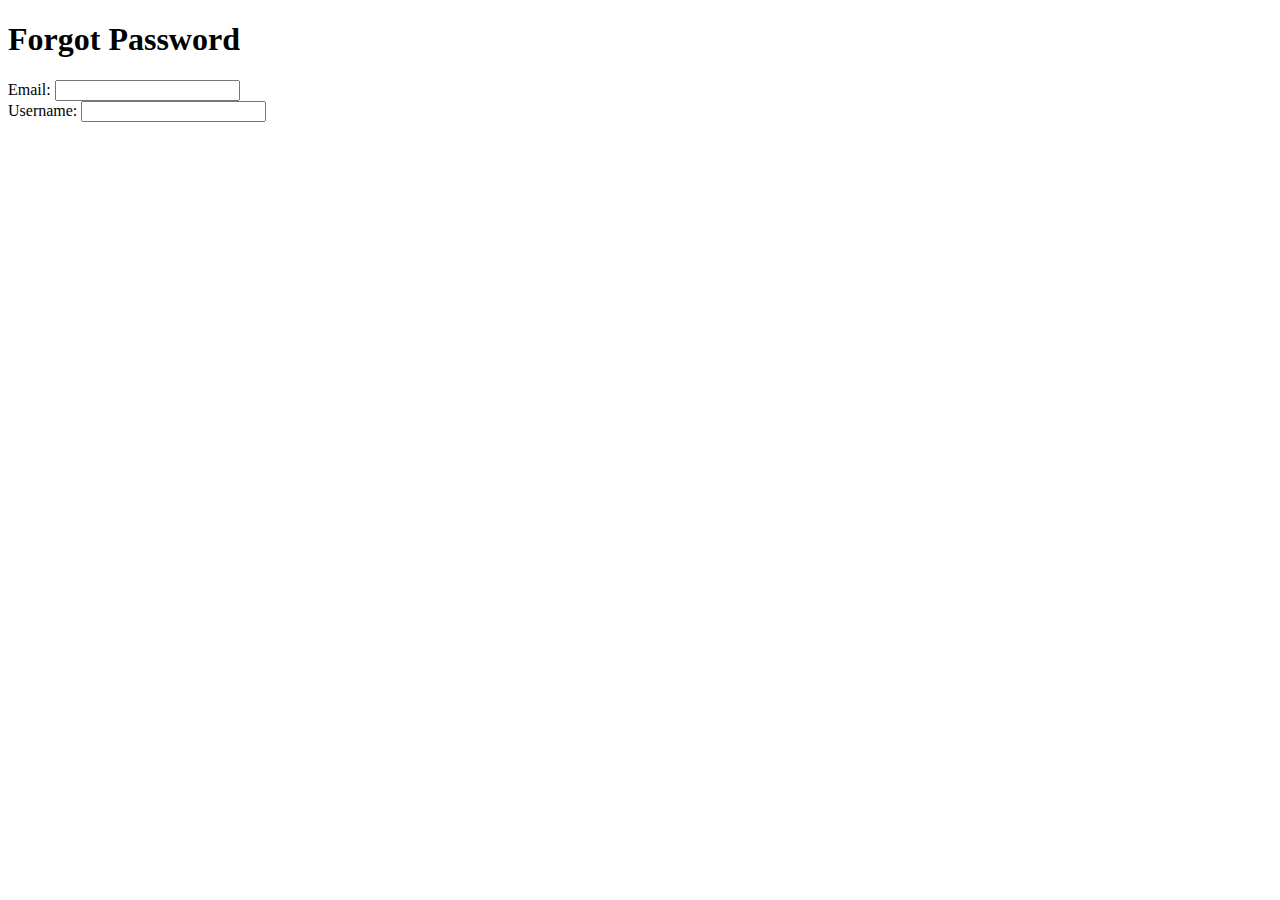
<file: forgotPassword.html>
<!DOCTYPE html>
<html lang="en">
<head>
    <meta charset="UTF-8">
    <meta http-equiv="X-UA-Compatible" content="IE=edge">
    <meta name="viewport" content="width=device-width, initial-scale=1.0">
    <title>forgotPassword</title>
</head>
<body>
    <h1>Forgot Password</h1>

    <form>
        <label for="email">Email:</label>
        <input type="text" name="email" id="email">
        <br>
        <label for="username">Username:</label>
        <input type="text" name="username" id="username">
    </form>
</body>
</html>
</file>
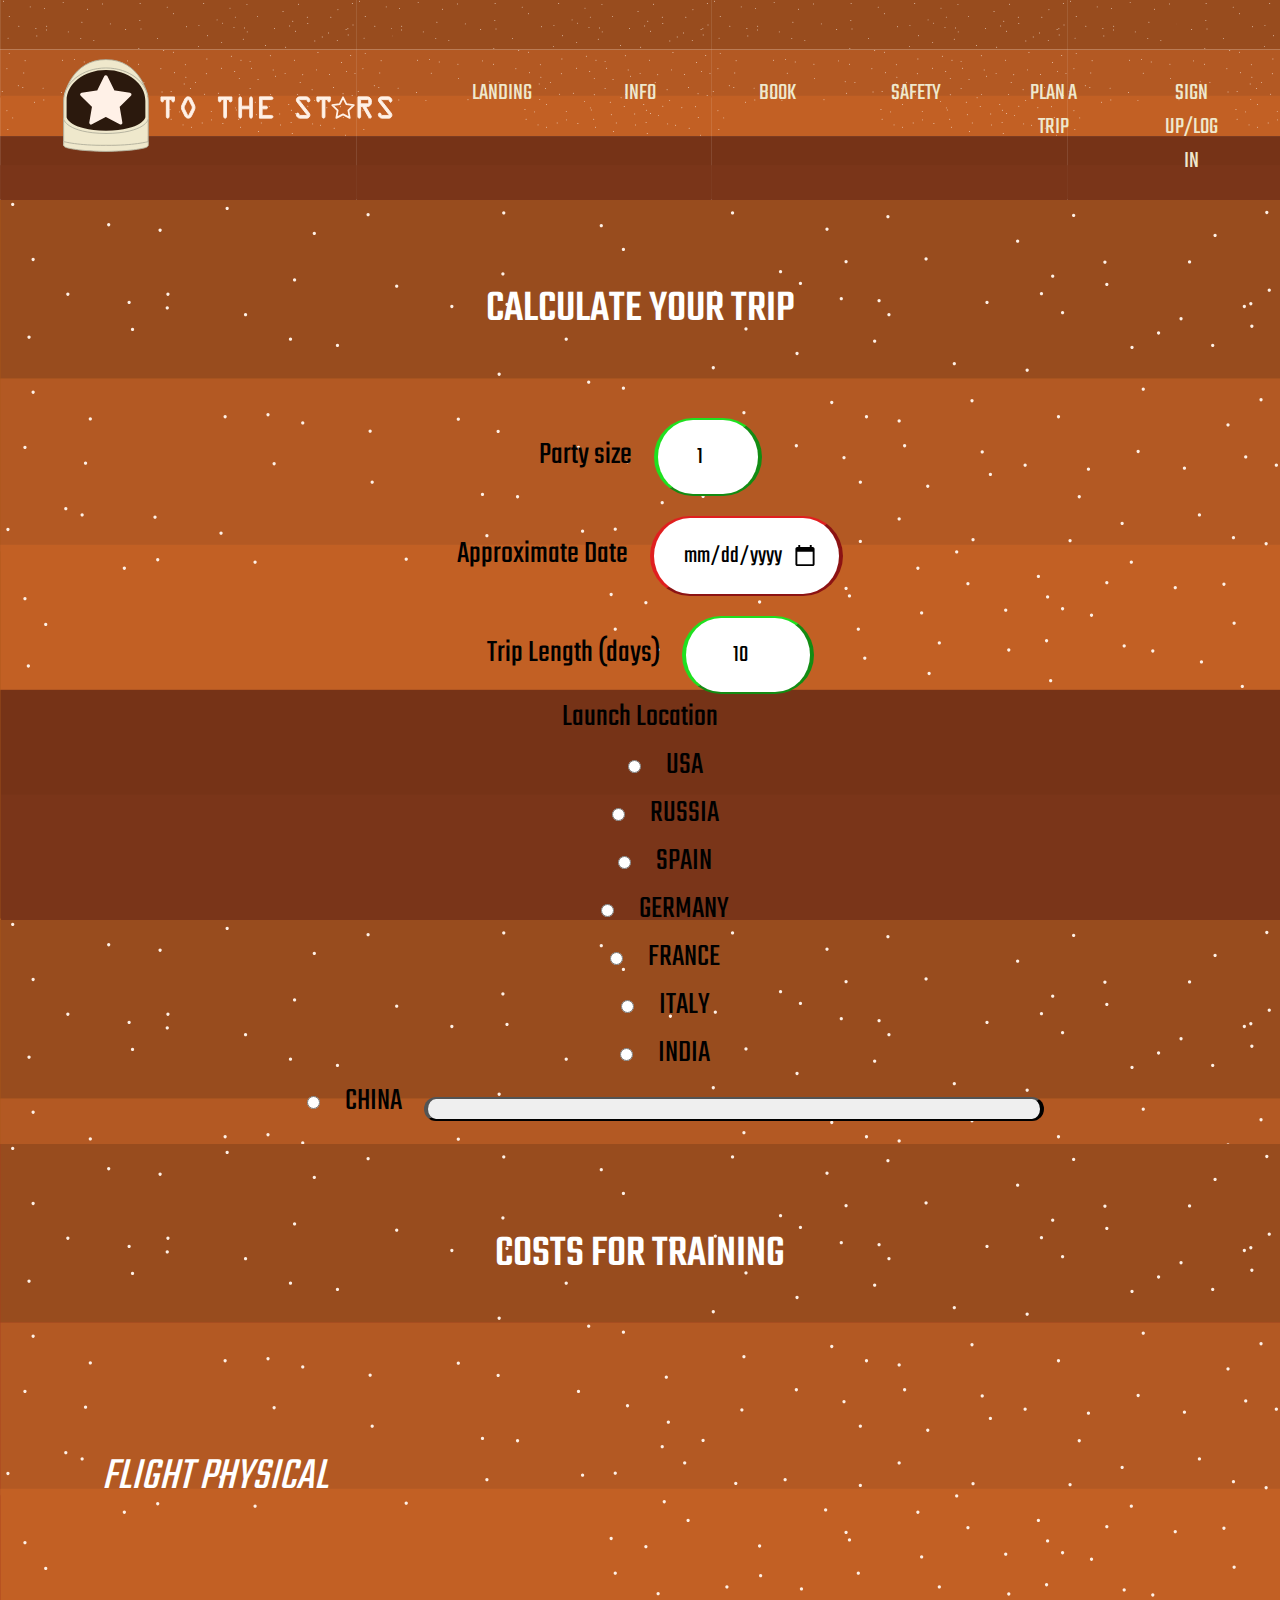
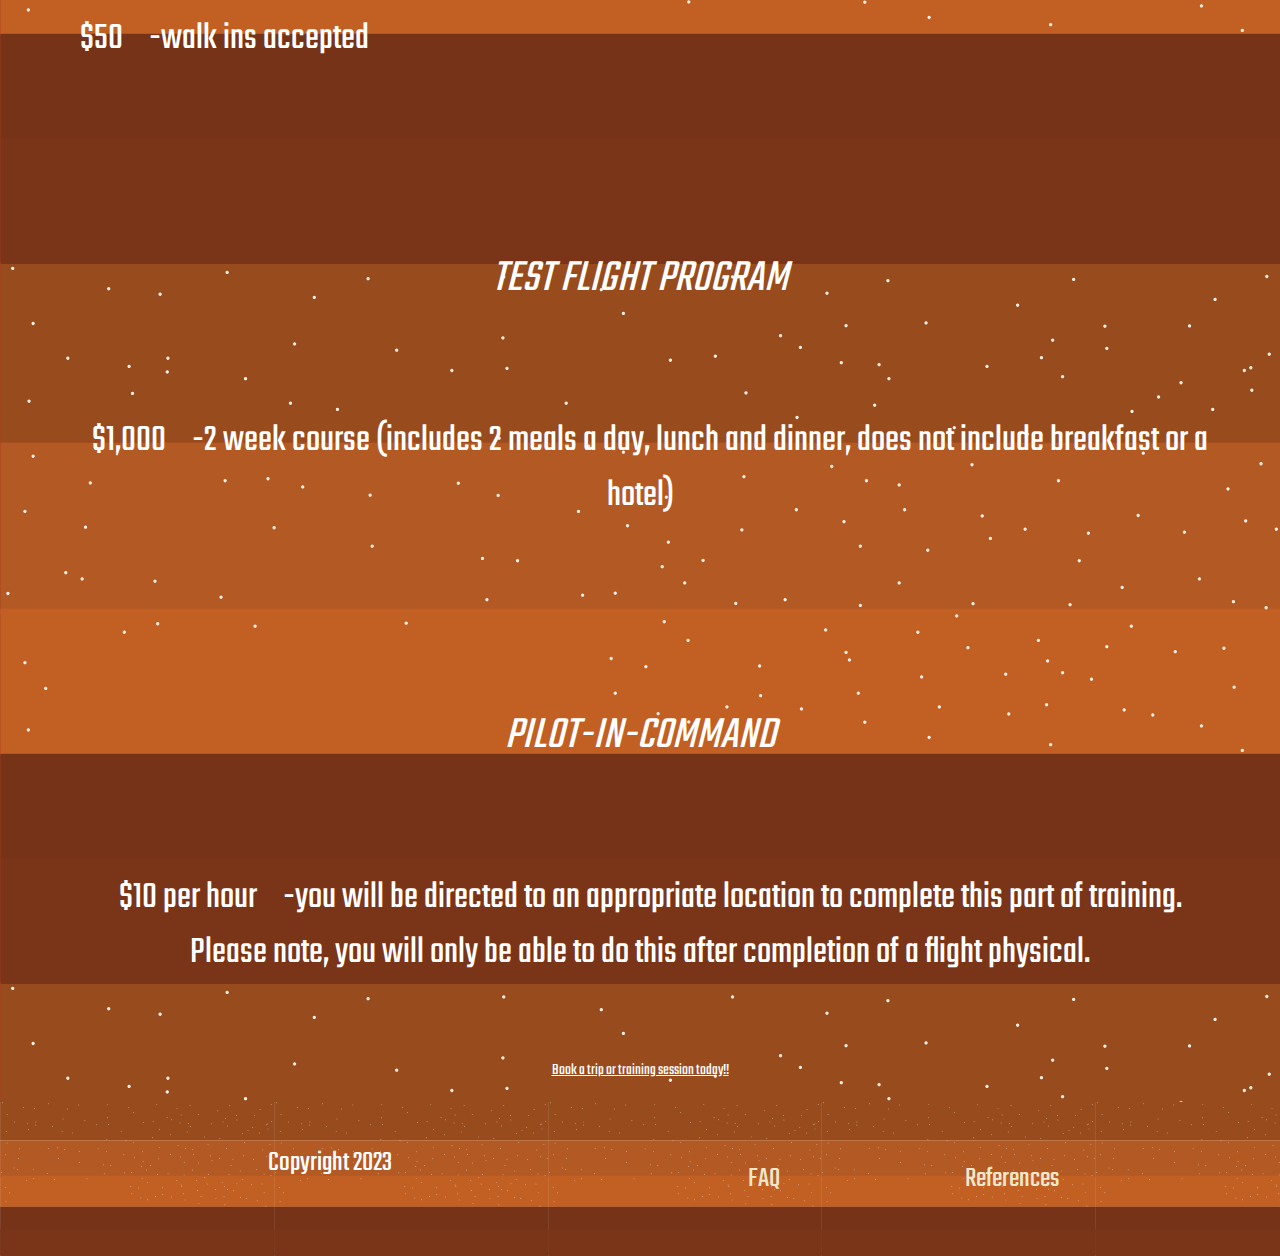
<file: planTrip.html>
<!DOCTYPE html>
<html lang="en">
<head>
    <meta charset="UTF-8">
    <meta http-equiv="X-UA-Compatible" content="IE=edge">
    <meta name="viewport" content="width=device-width, initial-scale=1.0">
    <link rel="stylesheet" href="css/main.css">
    <link rel="stylesheet" href="css/model.css">
    <link rel="preconnect" href="https://fonts.googleapis.com">
    <link rel="preconnect" href="https://fonts.gstatic.com" crossorigin>
    <link href="https://fonts.googleapis.com/css2?family=Teko:wght@400;600&display=swap" rel="stylesheet"> 
    <script src="js/planTrip.js"></script>
    <title>trip</title>

    <style>
    * {
        font-family: 'Teko', sans-serif;
        color: white;
    }
        #modelDiv {
            display: flex;
            background-color: #FFF1E7;
            justify-content: center;
            flex-direction: row;
            flex-wrap: nowrap;
        }
    </style>
</head>
<body>
    <div id="navBackground">
        
        <nav id="navBar">
            <ul>
                <img src="/images/TotheStarsHomeLogo.svg" style="height: 75%; padding: 0; top: 0;">
                <li>
                    <a href="index.html">Landing</a>
                </li>
                <li>
                    <a href="info.html">Info</a>
                </li>
                <li>
                    <a href="book.html">Book</a>
                </li>
                <li>
                    <a href="safety.html">Safety</a>
                </li>
                <li>
                    <a href="planTrip.html">Plan a trip</a>
                </li>
                <li>
                    <a href="signUpLogin.html">Sign up/Log in</a>
                </li>
            </ul>
           </nav>
        </div>
    

    <section>
        <h2>Calculate your trip</h2>

            <label for="party_size">Party size</label>
                <input type="number" id="party_size" name="party_size" min="1" max="5" value="1" required>
                <br>
                <label for="date">Approximate Date</label>
                <input type="date" id="date" name="date" required>
                <br>
                <label for="trip_length">Trip Length (days)</label>
                <input type="number" id="trip_length" name="trip_length" min="7" max="100" value="10" required>
                <br>
                <label for="launch_location">Launch Location</label>
                <br>
                <input type="radio" id="USA" name="launch_location" value="USA">
                <label for="USA" id="launch_location">USA</label>
                <br>
                <input type="radio" id="RUSSIA" name="launch_location" value="RUSSIA">
                <label for="RUSSIA">RUSSIA</label>
                <br>
                <input type="radio" id="SPAIN" name="launch_location" value="SPAIN">
                <label for="SPAIN">SPAIN</label>
                <br>
                <input type="radio" id="GERMANY" name="launch_location" value="GERMANY">
                <label for="GERMANY">GERMANY</label>
                <br>
                <input type="radio" id="FRANCE" name="launch_location" value="FRANCE">
                <label for="FRANCE">FRANCE</label>
                <br>
                <input type="radio" id="ITALY" name="launch_location" value="ITALY">
                <label for="ITALY">ITALY</label>
                <br>
                <input type="radio" id="INDIA" name="launch_location" value="INDIA">
                <label for="INDIA">INDIA</label>
                <br>
                <input type="radio" id="CHINA" name="launch_location" value="CHINA">
                <label for="CHINA">CHINA</label>
                <button onclick="planTripFormSubmit()"></button>

        <h2 id="predictedCostText" style="display: none;">Your predicted cost is: </h2> 
    </section>

    <section>
        <h2>Costs for Training</h2>
        <ul>
            <li>
                <h4>Flight Physical</h4>
                <p><b>$50</b> -walk ins accepted</p>
            </li>
            <li>
                <h4>Test Flight Program</h4>
                <p><b>$1,000</b> -2 week course (includes 2 meals a day, lunch and dinner, does not include breakfast or a hotel)
                </p>
            </li>
            <li>
                <h4>Pilot-In-Command</h4>
                <p><b>$10 per hour</b> -you will be directed to an appropriate location to complete this part of training. Please note, you will only be able to do this after completion of a flight physical.
                </p>
            </li>
        </ul>

        <a href="book.html">Book a trip or training session today!!</a>

    </section>
    
    
    <footer>
        <ul>
            <li>Copyright 2023</li>
            <li><a href="FAQ.html">FAQ</a></li>
            <li><a href="references.html">References</a></li>
        </ul>
    </footer>
</body>
</html>
</file>
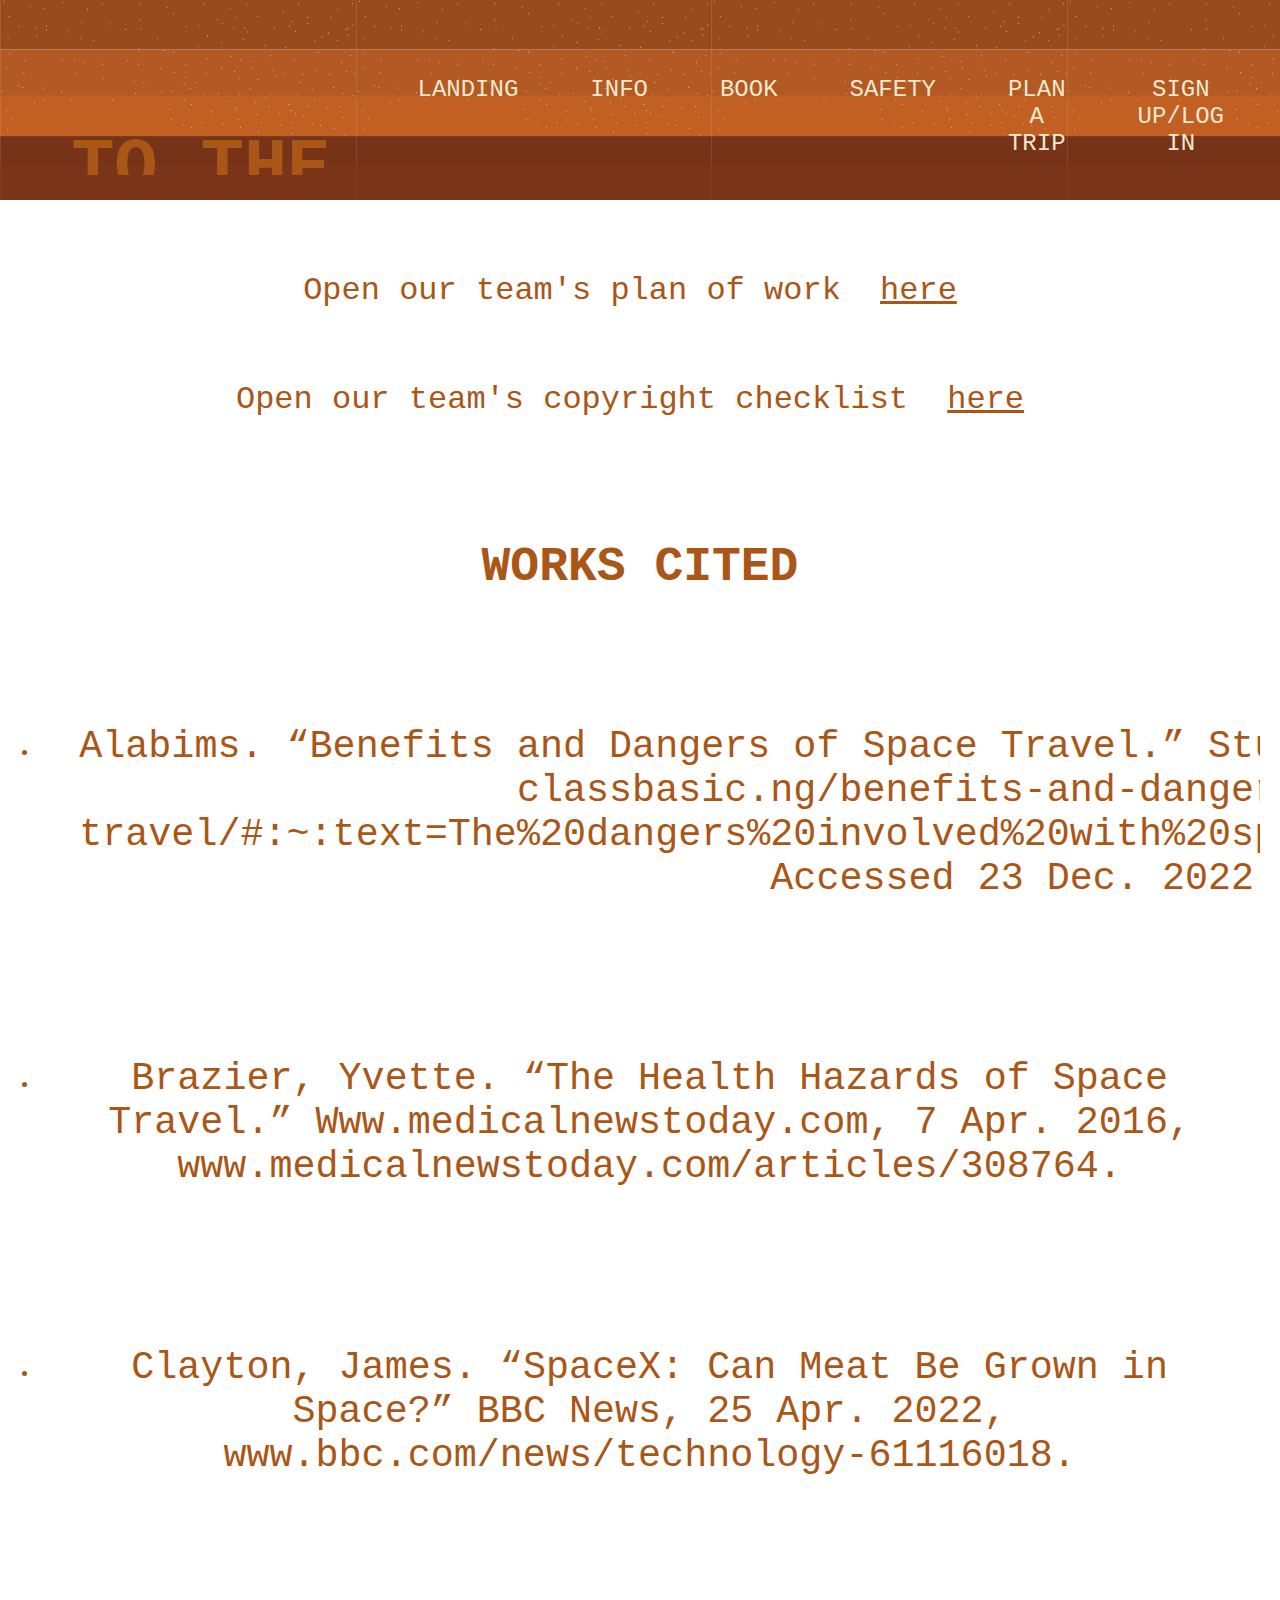
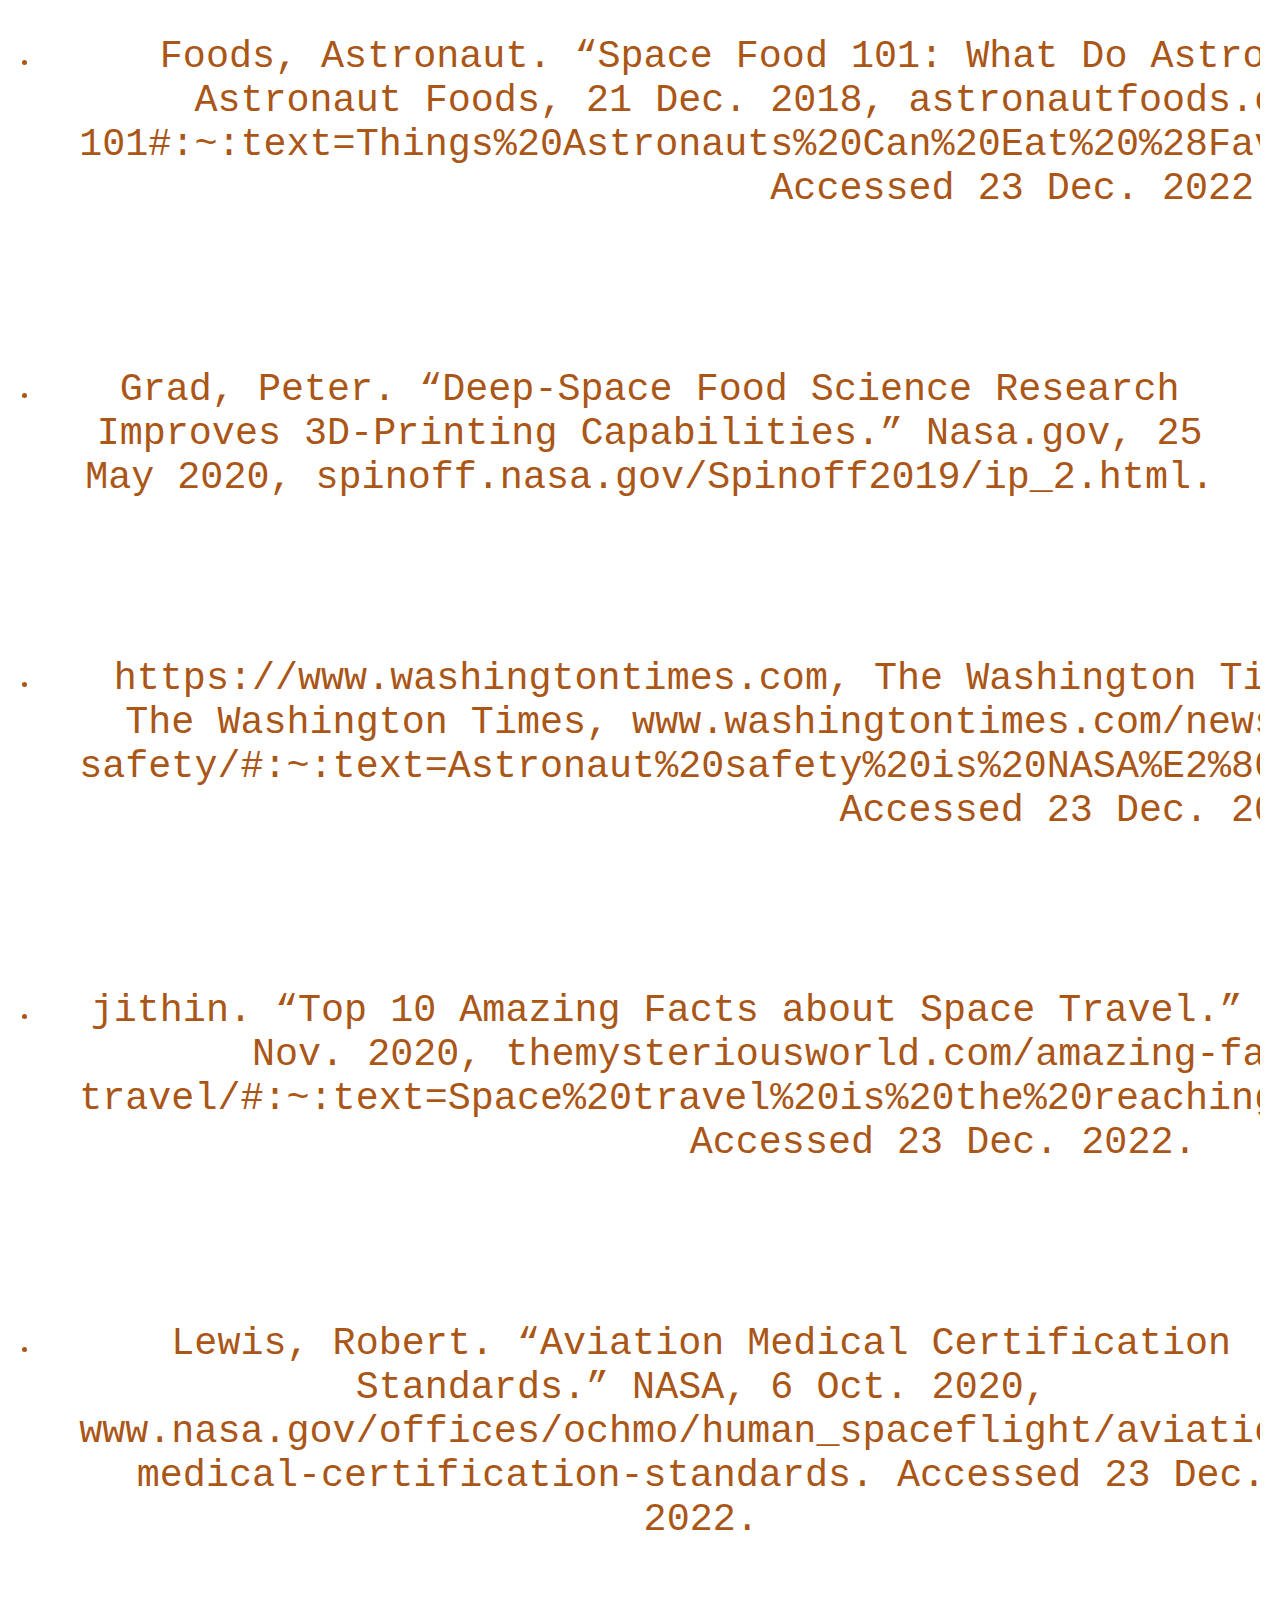
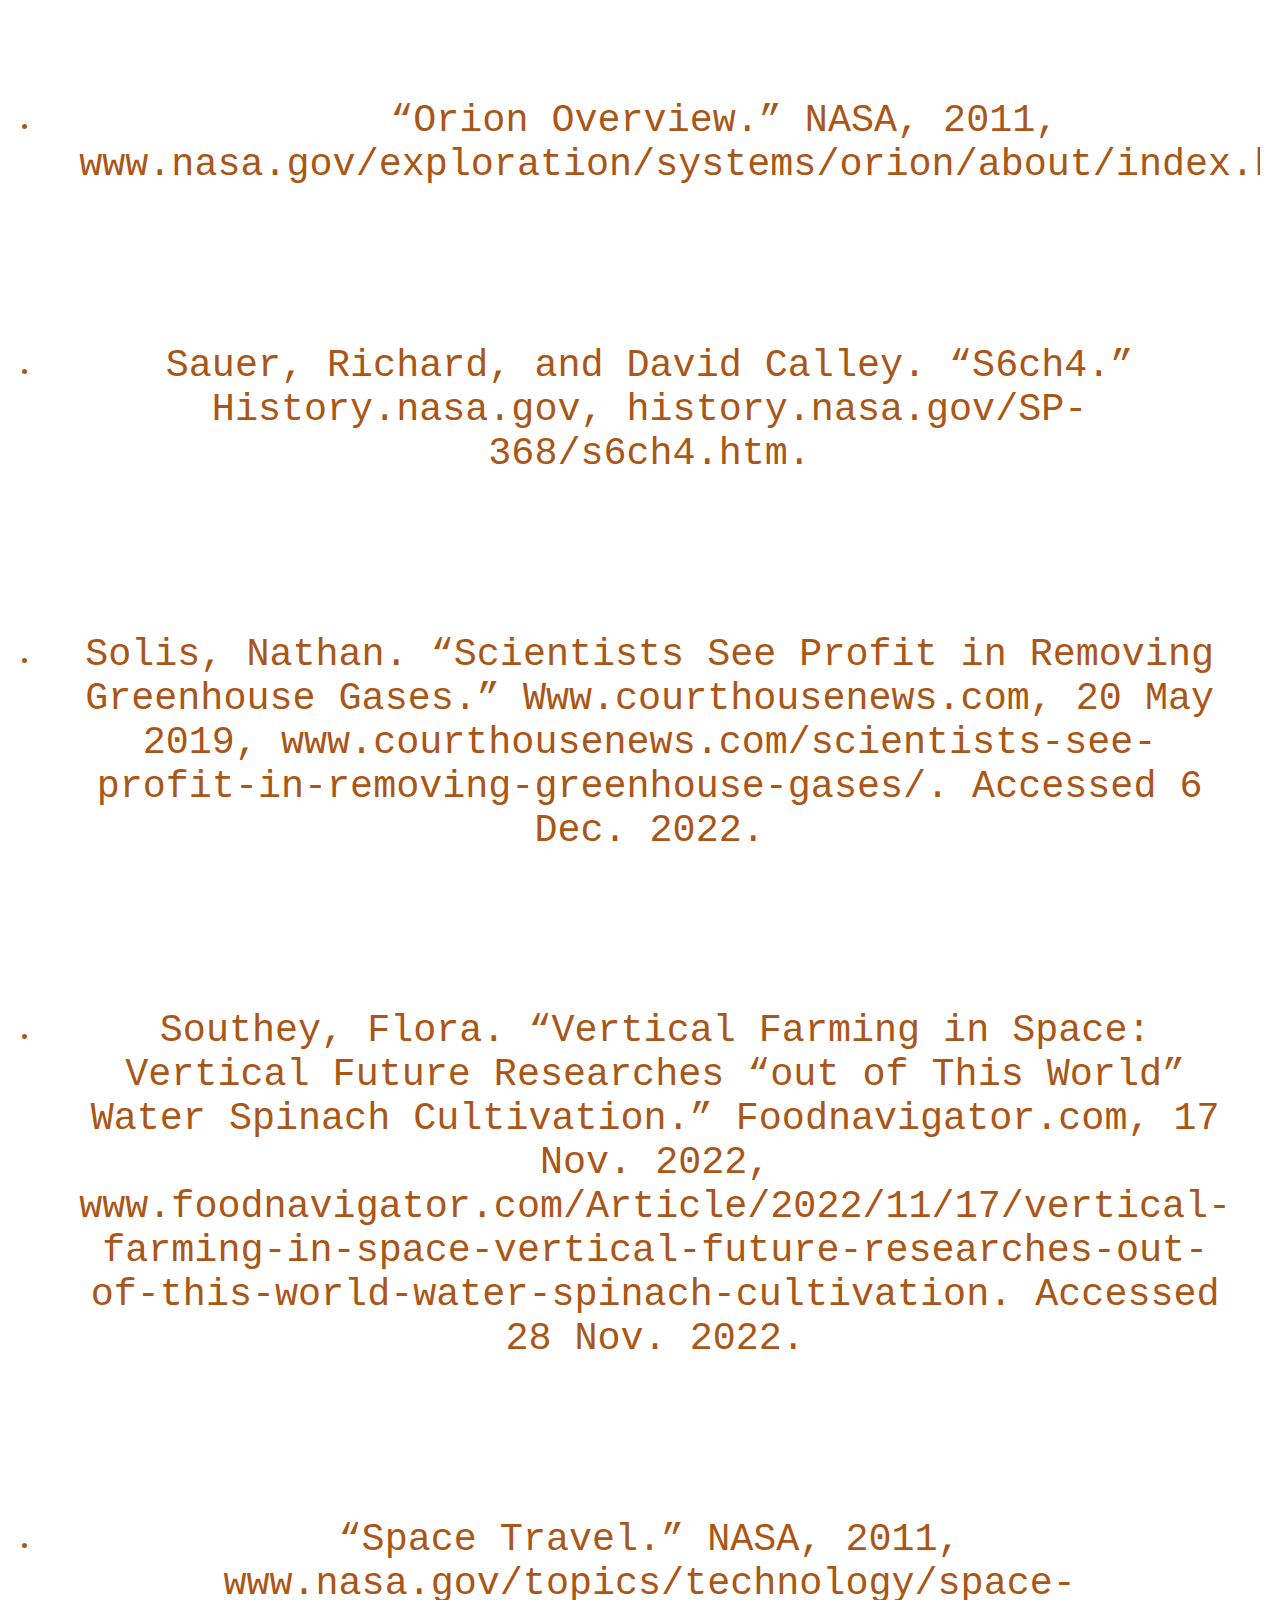
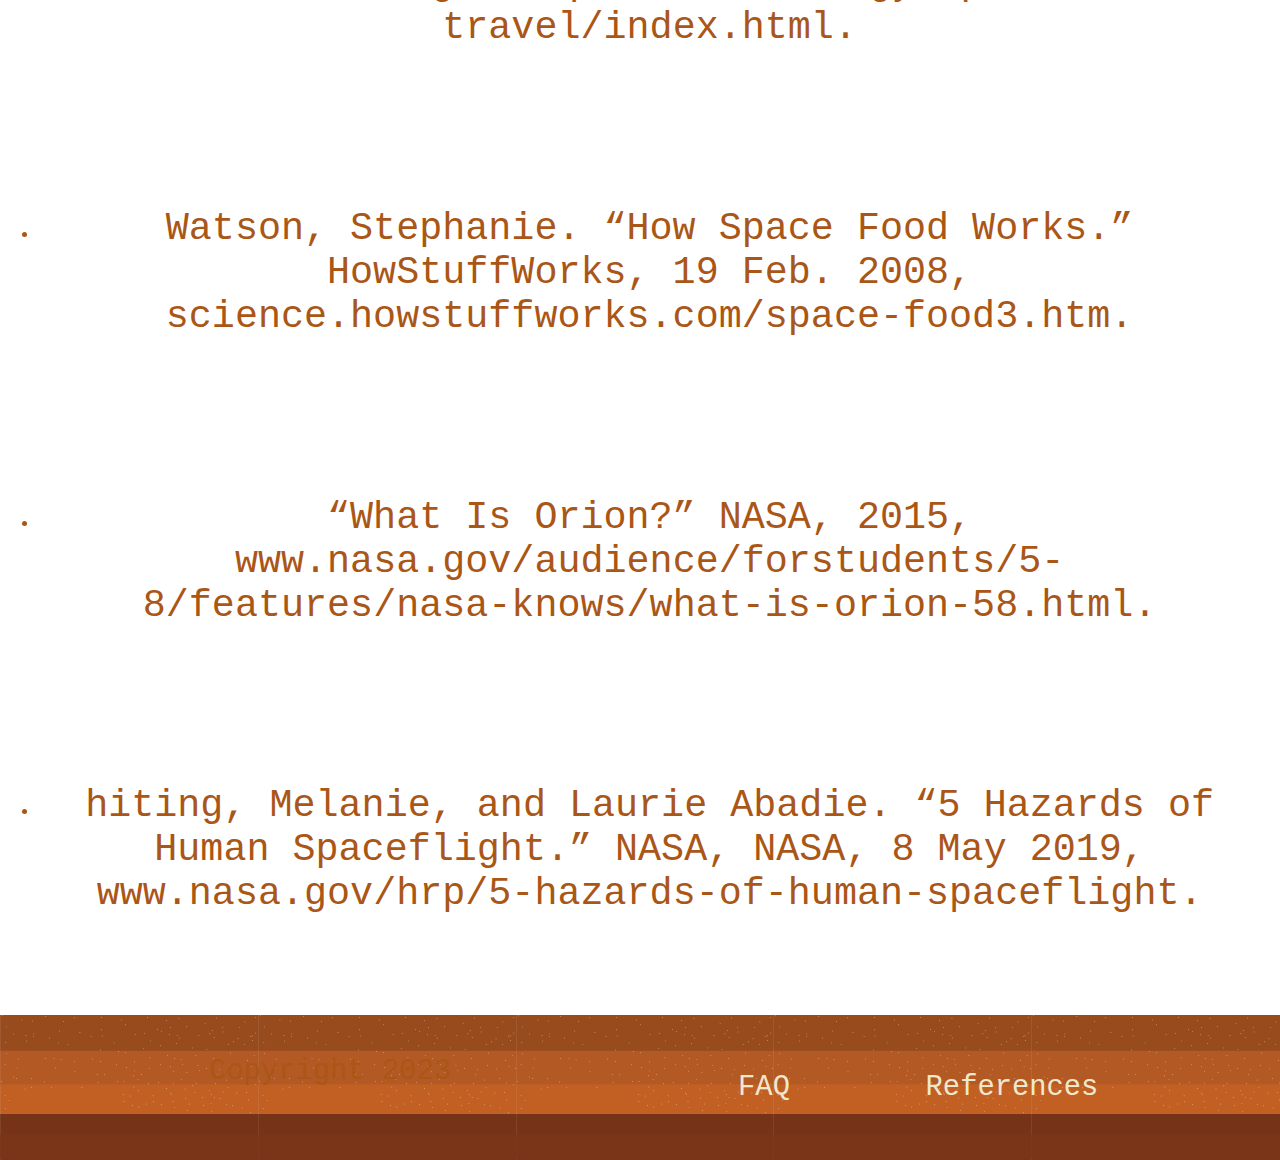
<file: references.html>
<!DOCTYPE html>
<html lang="en">
<head>
    <meta charset="UTF-8">
    <meta http-equiv="X-UA-Compatible" content="IE=edge">
    <meta name="viewport" content="width=device-width, initial-scale=1.0">
    <link rel="stylesheet" href="css/main.css">
    <title>References</title>
    <style>
        main > ul {
            list-style-type: disc !important; 
            color: black;
        }

        main > ul > li {
            display: list-item;
            list-style: disc outside none;
            display: list-item;
            margin-left: 1em;
        }
    </style>
</head>
<body>
    <div id="navBackground">
        
        <nav id="navBar">
            <ul>
                <li><h1>TO THE STARS</h1></li>
                <li>
                    <a href="index.html">Landing</a>
                </li>
                <li>
                    <a href="info.html">Info</a>
                </li>
                <li>
                    <a href="book.html">Book</a>
                </li>
                <li>
                    <a href="safety.html">Safety</a>
                </li>
                <li>
                    <a href="planTrip.html">Plan a trip</a>
                </li>
                <li>
                    <a href="signUpLogin.html">Sign up/Log in</a>
                </li>
            </ul>
           </nav>
        </div>

    <main>
        <p>Open our team's plan of work <a href=#>here</a></p>
        <p>Open our team's copyright checklist <a href=#>here</a></p>

        <br>
        <h1>Works Cited</h1>
        <ul style="list-style-type: disc;">
            <li><p>Alabims. “Benefits and Dangers of Space Travel.” Study Lesson Guides, 9 Apr. 2022, classbasic.ng/benefits-and-dangers-of-space-travel/#:~:text=The%20dangers%20involved%20with%20space%20travel%20include%3A%201. Accessed 23 Dec. 2022.</p>
            </li>
            <li><p>Brazier, Yvette. “The Health Hazards of Space Travel.” Www.medicalnewstoday.com, 7 Apr. 2016, www.medicalnewstoday.com/articles/308764.</li>
            <li><p>Clayton, James. “SpaceX: Can Meat Be Grown in Space?” BBC News, 25 Apr. 2022, www.bbc.com/news/technology-61116018.</p>
            </li>
            <li><p>Foods, Astronaut. “Space Food 101: What Do Astronauts Really Eat in Space?” Astronaut Foods, 21 Dec. 2018, astronautfoods.com/blogs/news/space-food-101#:~:text=Things%20Astronauts%20Can%20Eat%20%28Favorites%29%3A%201%20Yogurt%202. Accessed 23 Dec. 2022.</p>
            </li>
            <li><p>Grad, Peter. “Deep-Space Food Science Research Improves 3D-Printing Capabilities.” Nasa.gov, 25 May 2020, spinoff.nasa.gov/Spinoff2019/ip_2.html.</p>
            </li>
            <li><p>https://www.washingtontimes.com, The Washington Times. “Preserving Astronaut Safety.” The Washington Times, www.washingtontimes.com/news/2018/jul/22/preserving-astronaut-safety/#:~:text=Astronaut%20safety%20is%20NASA%E2%80%99s%20number%20one%20priority%20on. Accessed 23 Dec. 2022.</p>
            </li>
            <li><p>jithin. “Top 10 Amazing Facts about Space Travel.” The Mysterious World, 2 Nov. 2020, themysteriousworld.com/amazing-facts-about-space-travel/#:~:text=Space%20travel%20is%20the%20reaching%20of%20the%20universe. Accessed 23 Dec. 2022.</p>
            </li>
            <li><p>Lewis, Robert. “Aviation Medical Certification Standards.” NASA, 6 Oct. 2020, www.nasa.gov/offices/ochmo/human_spaceflight/aviation-medical-certification-standards. Accessed 23 Dec. 2022.</p>
            </li>
            <li><p>“Orion Overview.” NASA, 2011, www.nasa.gov/exploration/systems/orion/about/index.html.</p>
            </li>
            <li><p>Sauer, Richard, and David Calley. “S6ch4.” History.nasa.gov, history.nasa.gov/SP-368/s6ch4.htm.</p>
            </li>
            <li><p>Solis, Nathan. “Scientists See Profit in Removing Greenhouse Gases.” Www.courthousenews.com, 20 May 2019, www.courthousenews.com/scientists-see-profit-in-removing-greenhouse-gases/. Accessed 6 Dec. 2022.</p>
            </li>
            <li><p>Southey, Flora. “Vertical Farming in Space: Vertical Future Researches “out of This World” Water Spinach Cultivation.” Foodnavigator.com, 17 Nov. 2022, www.foodnavigator.com/Article/2022/11/17/vertical-farming-in-space-vertical-future-researches-out-of-this-world-water-spinach-cultivation. Accessed 28 Nov. 2022.</p>
            </li>
            <li><p>“Space Travel.” NASA, 2011, www.nasa.gov/topics/technology/space-travel/index.html.</p>
            </li>
            <li><p>Watson, Stephanie. “How Space Food Works.” HowStuffWorks, 19 Feb. 2008, science.howstuffworks.com/space-food3.htm.</p>
            </li>
            <li><p>“What Is Orion?” NASA, 2015, www.nasa.gov/audience/forstudents/5-8/features/nasa-knows/what-is-orion-58.html.</p>
            </li>
            <li><p>hiting, Melanie, and Laurie Abadie. “5 Hazards of Human Spaceflight.” NASA, NASA, 8 May 2019, www.nasa.gov/hrp/5-hazards-of-human-spaceflight.</p>
            </li>
        </ul>
    </main>

    <footer>
        <ul>
            <li>Copyright 2023</li>
            <li><a href="FAQ.html">FAQ</a></li>
            <li><a href="references.html">References</a></li>
        </ul>
    </footer>
</body>
</html>
</file>
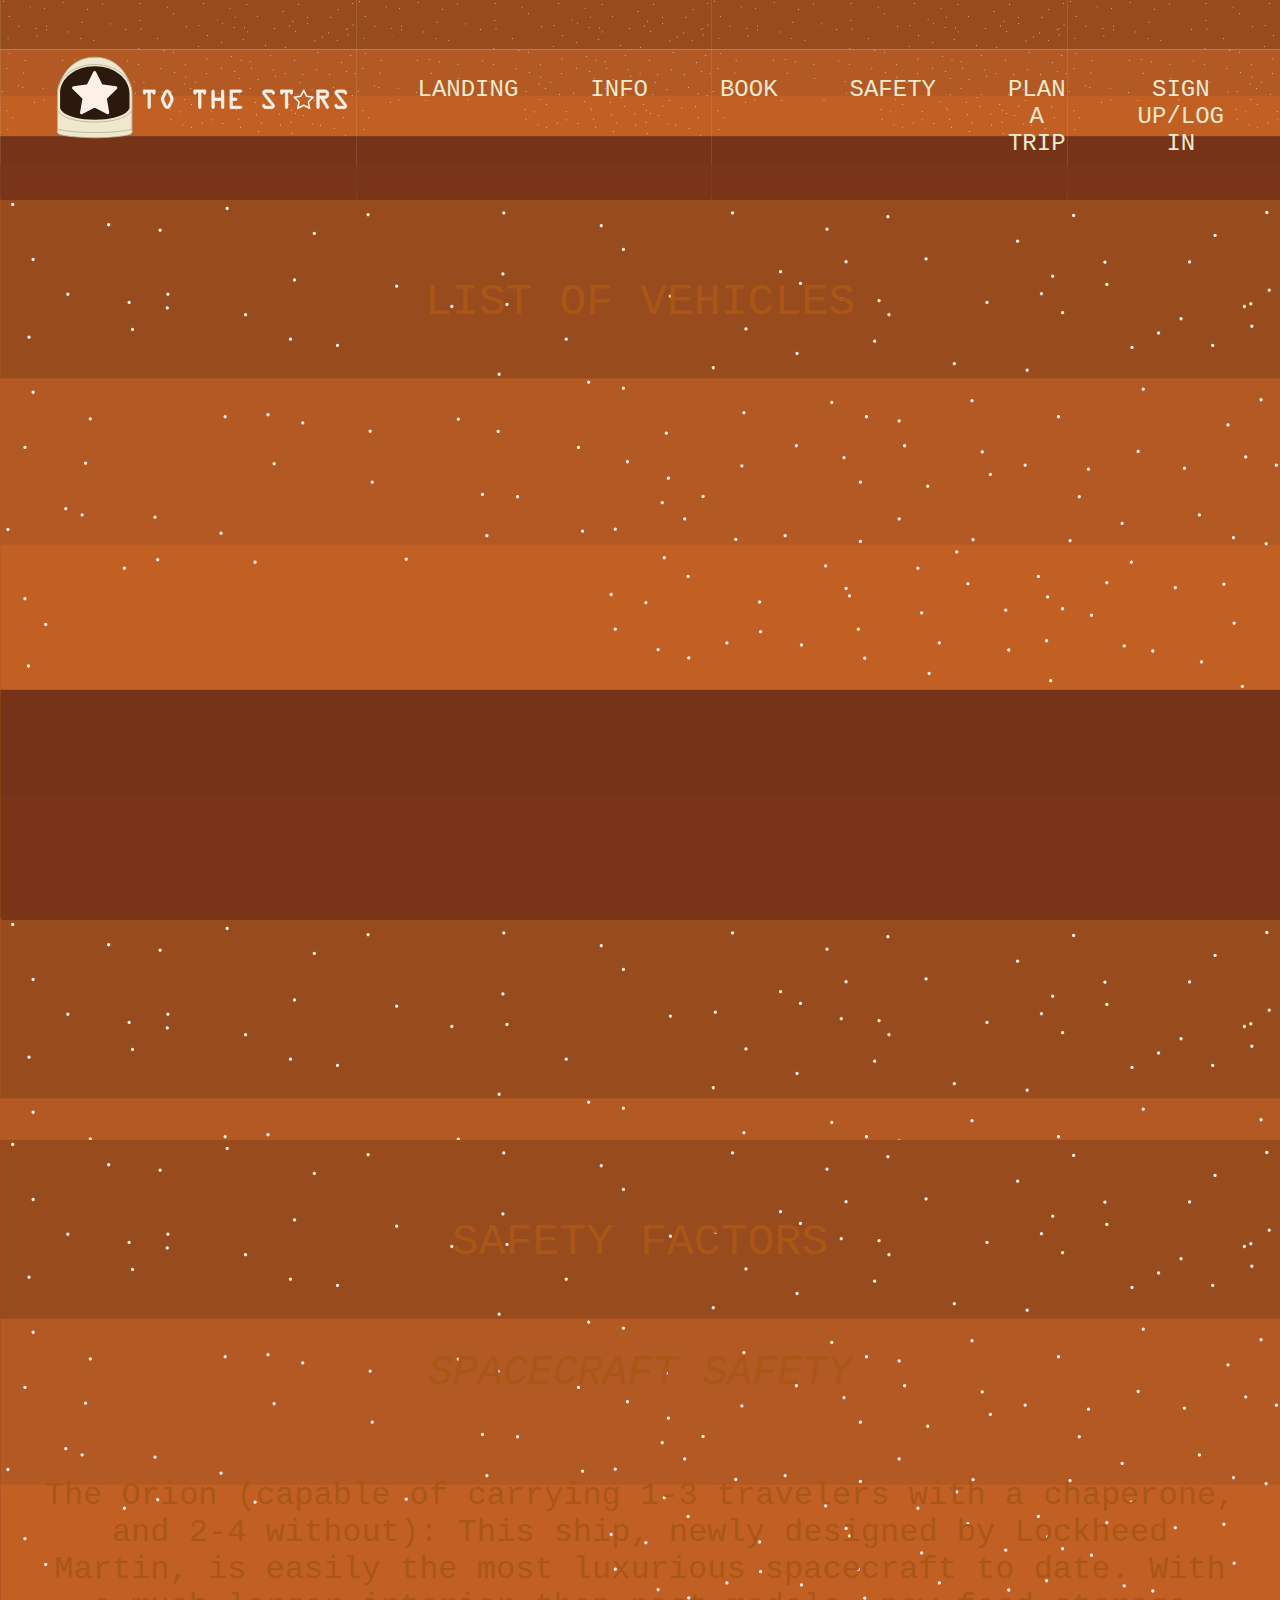
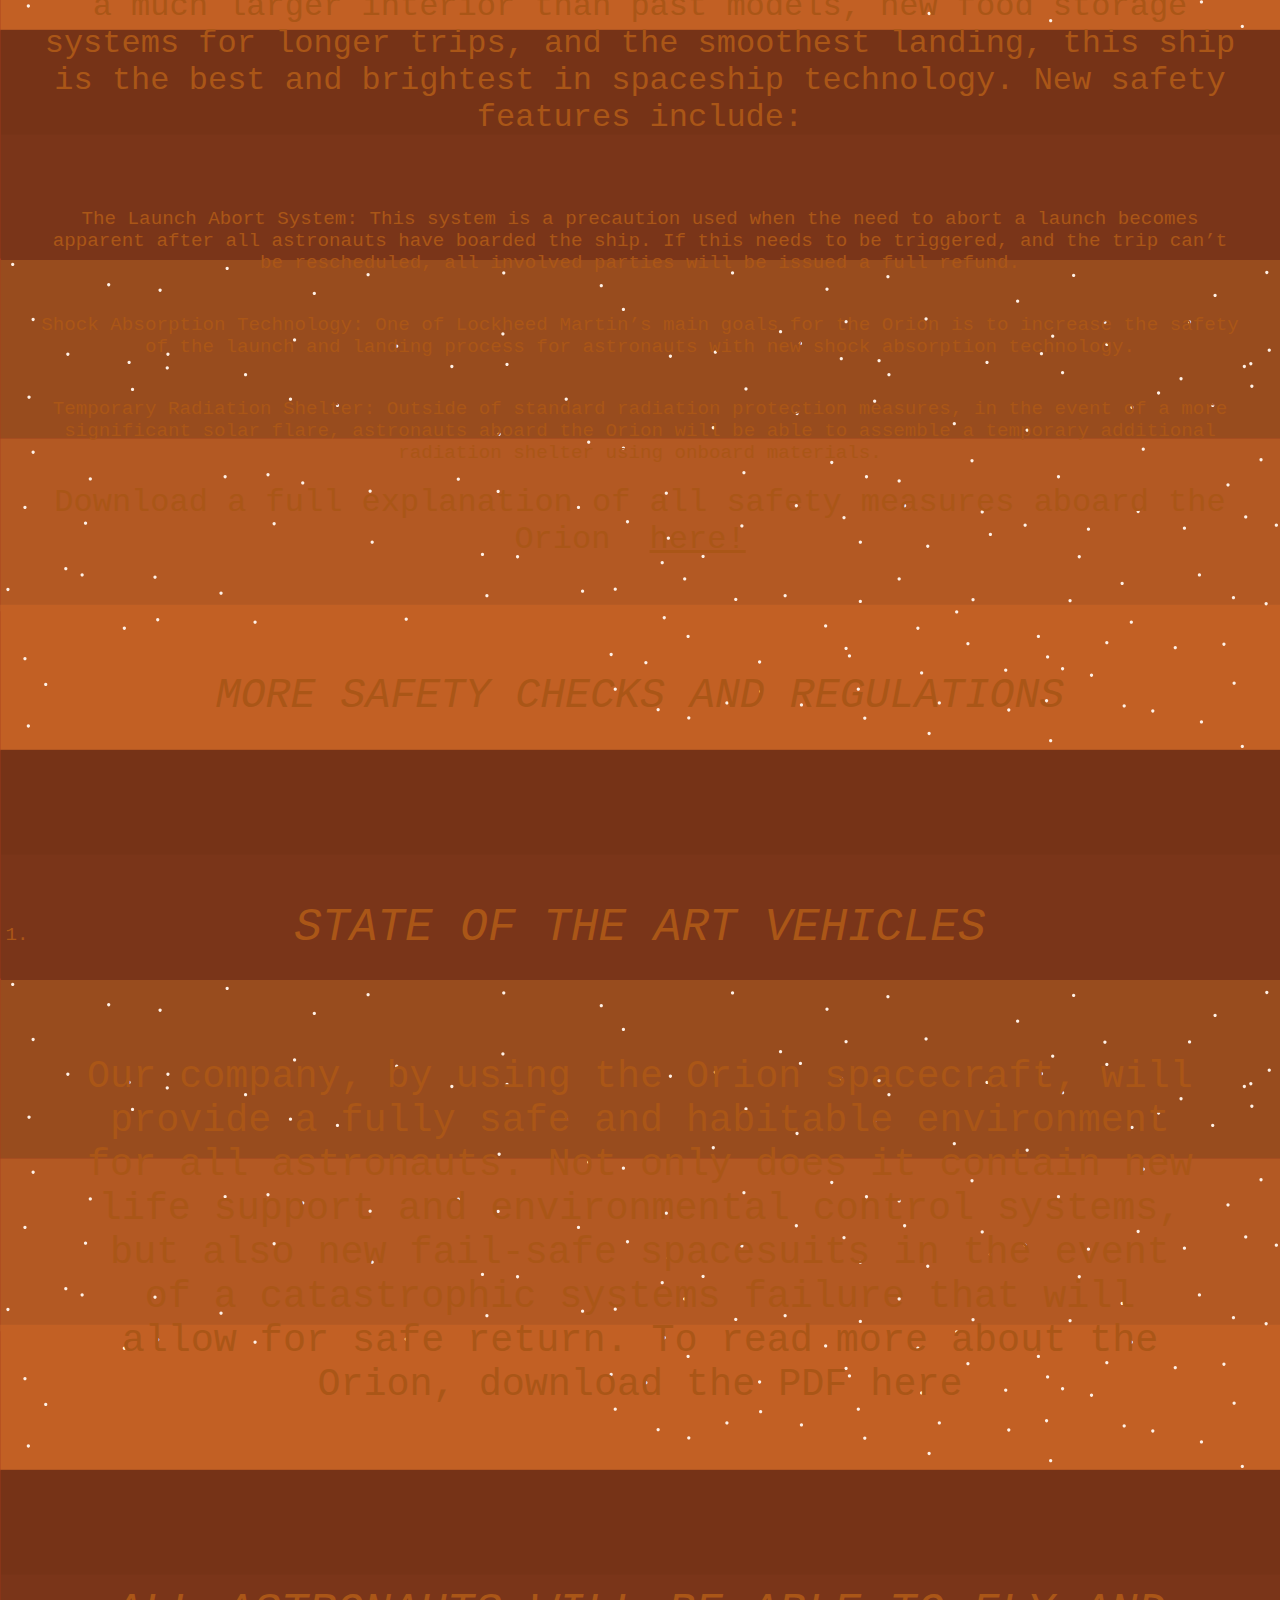
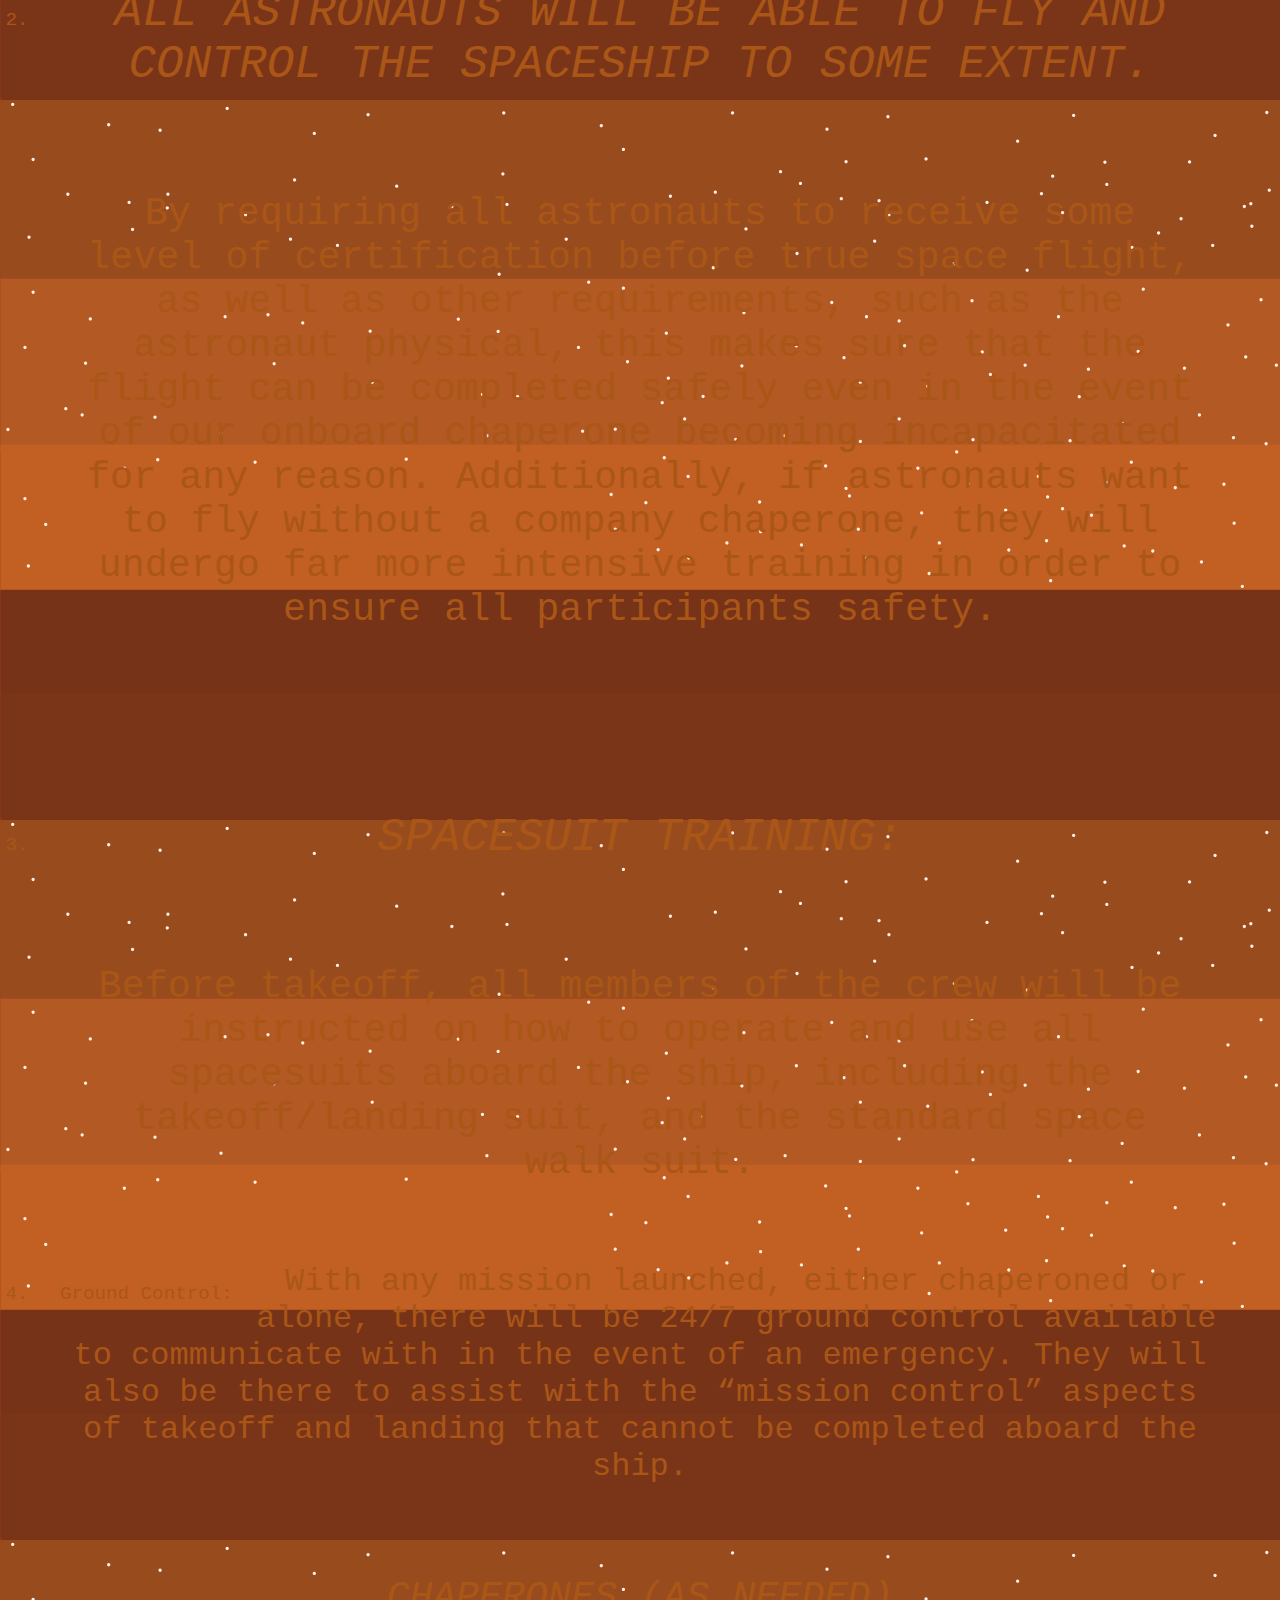
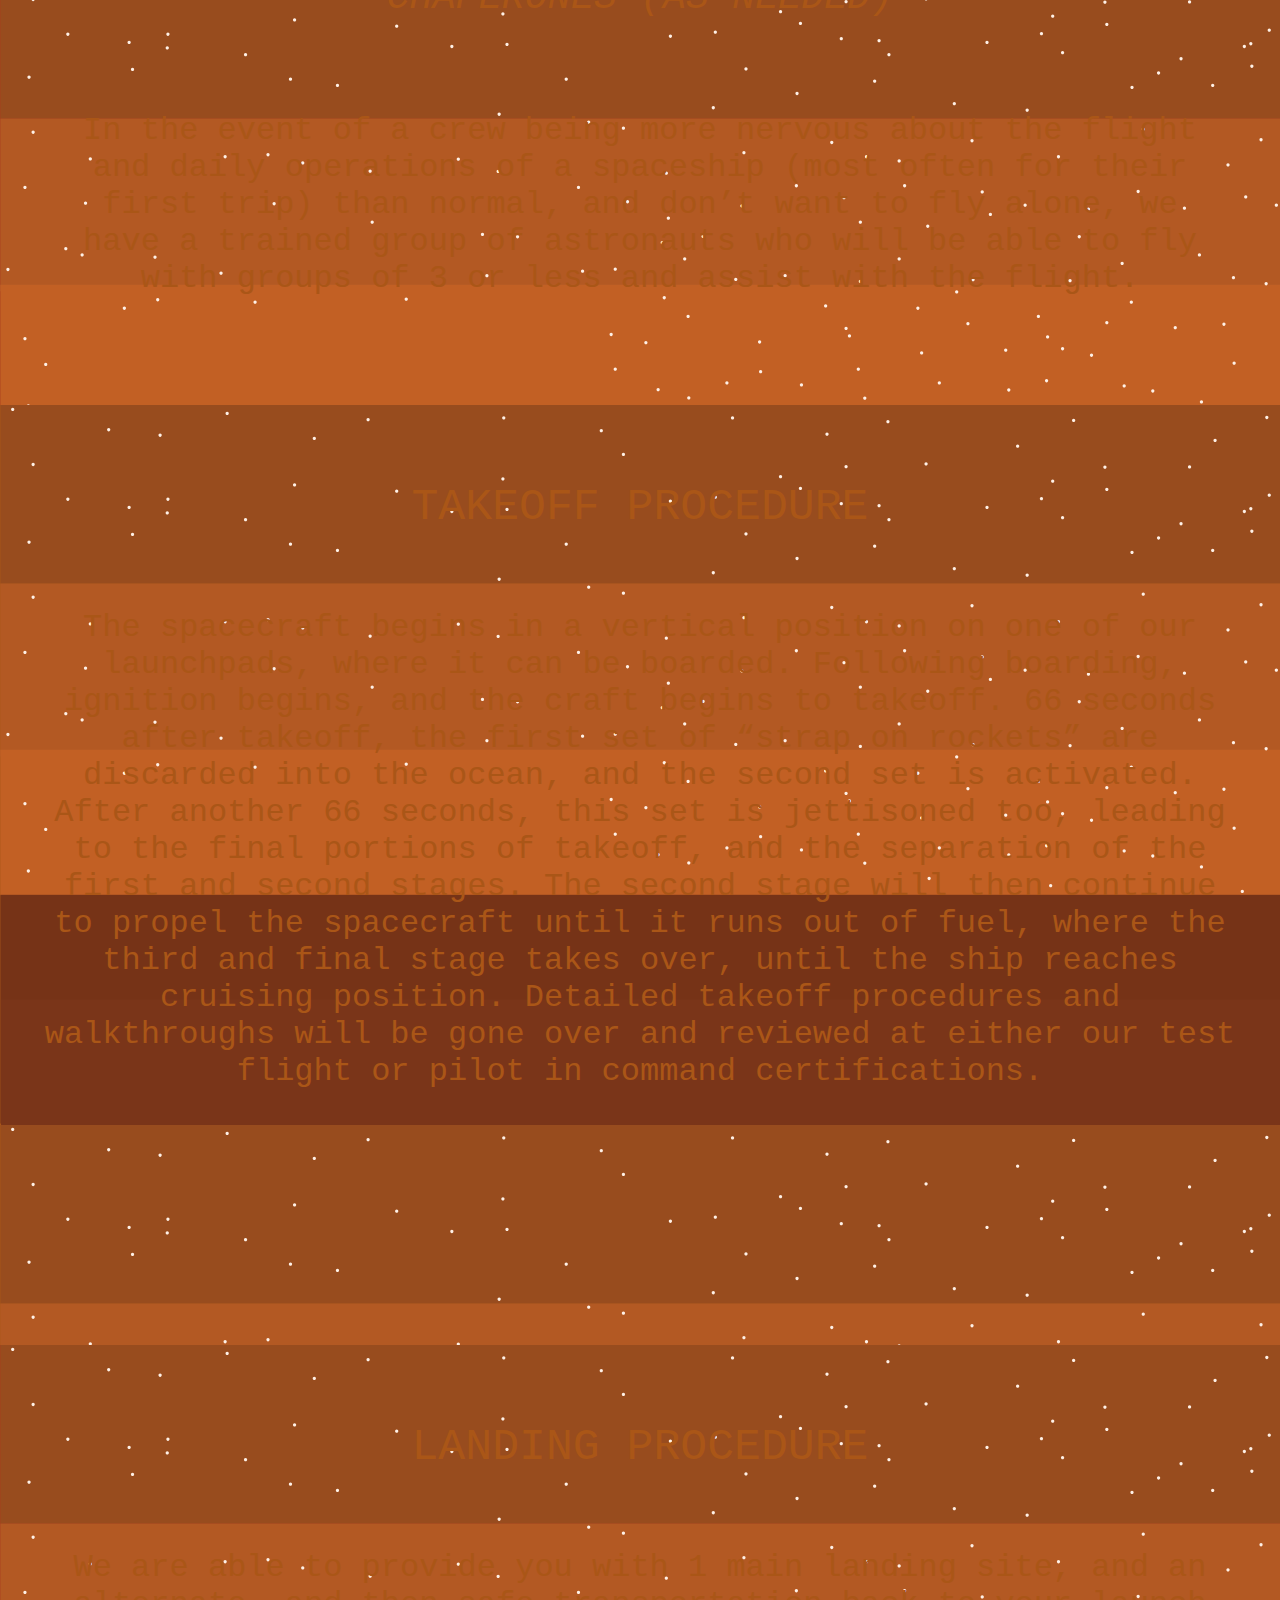
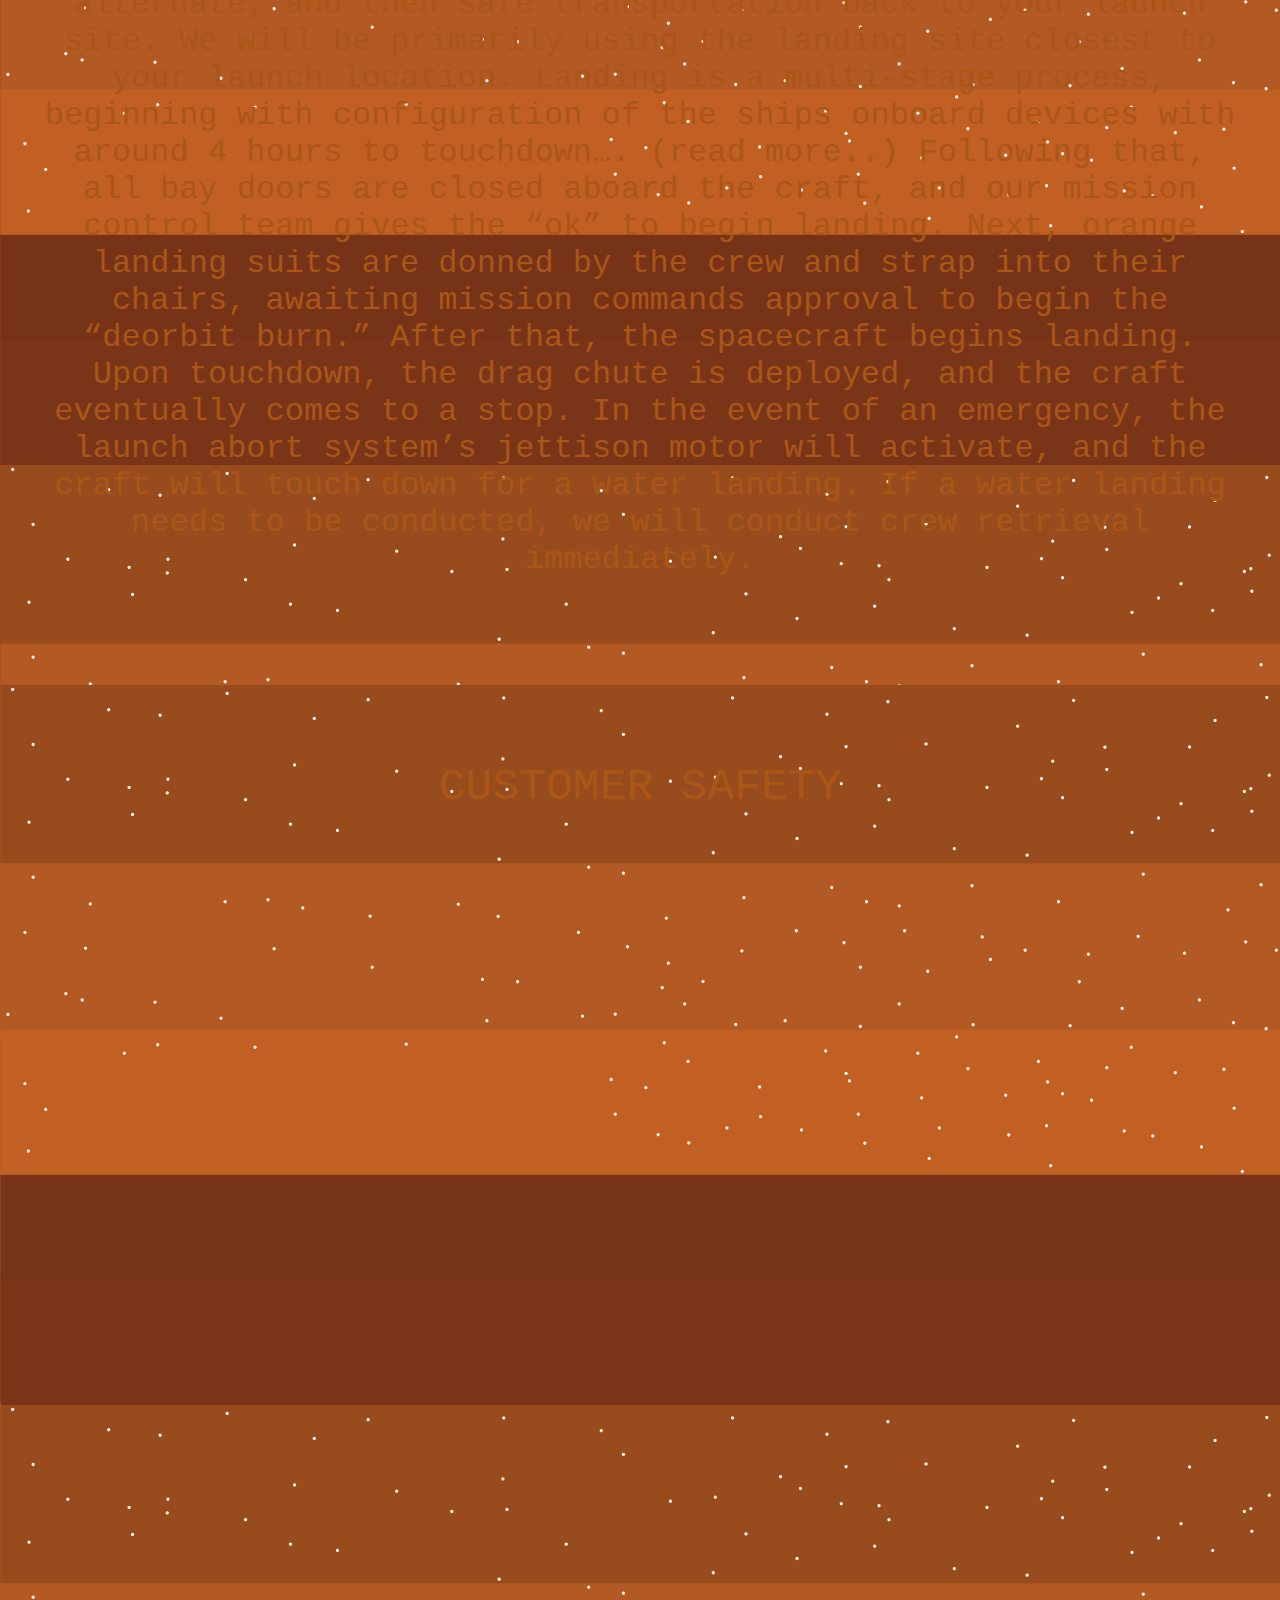
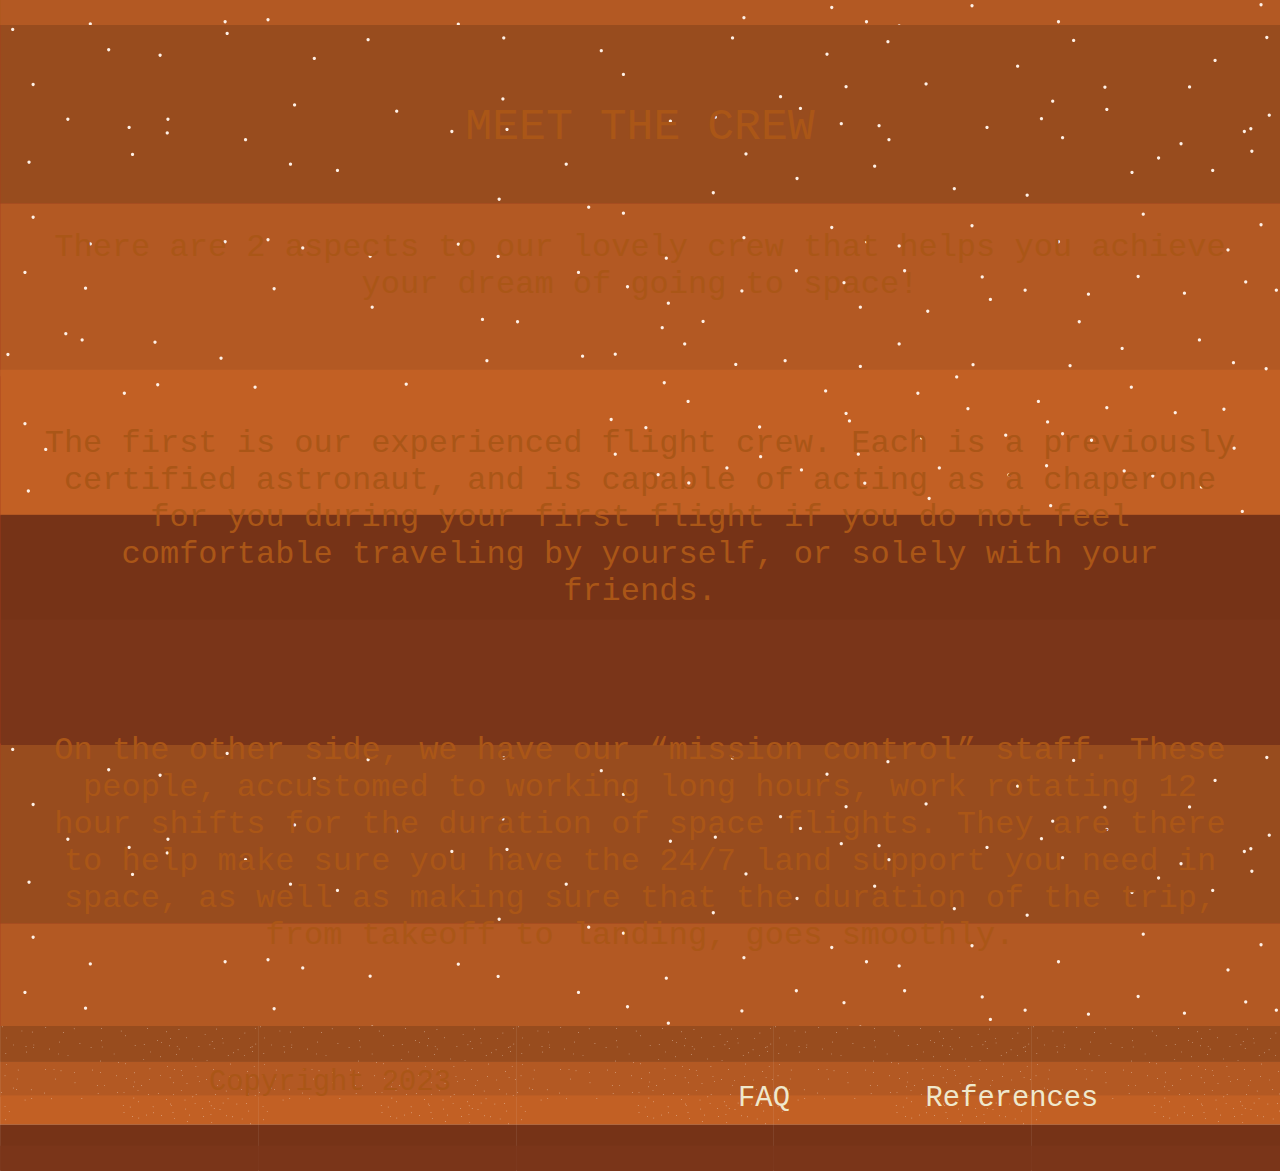
<file: safety.html>
<!DOCTYPE html>
<html lang="en">
<head>
    <meta charset="UTF-8">
    <meta http-equiv="X-UA-Compatible" content="IE=edge">
    <meta name="viewport" content="width=device-width, initial-scale=1.0">
    <link rel="stylesheet" href="css/main.css">
    <title>safety</title>
</head>
<body>
    <div id="navBackground">
        
        <nav id="navBar">
            <ul>
                <img src="/images/TotheStarsHomeLogo.svg" style="height: 75%; padding: 0; top: 0;">
                <li>
                    <a href="index.html">Landing</a>
                </li>
                <li>
                    <a href="info.html">Info</a>
                </li>
                <li>
                    <a href="book.html">Book</a>
                </li>
                <li>
                    <a href="safety.html">Safety</a>
                </li>
                <li>
                    <a href="planTrip.html">Plan a trip</a>
                </li>
                <li>
                    <a href="signUpLogin.html">Sign up/Log in</a>
                </li>
            </ul>
           </nav>
        </div>

        <section>
            <h2>List of Vehicles</h2>
        </section>
        <section>
            <h2>Safety Factors</h2>
                <h3>Spacecraft Safety</h3>
                    <p>
                        The Orion (capable of carrying 1-3 travelers with a chaperone, and 2-4 without): This ship, newly designed by Lockheed Martin, is easily the most luxurious spacecraft to date. With a much larger interior than past models, new food storage systems for longer trips, and the smoothest landing, this ship is the best and brightest in spaceship technology. New safety features include:
                    </p>
                    <ul>
                        <li>The Launch Abort System: This system is a precaution used when the need to abort a launch becomes apparent after all astronauts have boarded the ship. If this needs to be triggered, and the trip can’t be rescheduled, all involved parties will be issued a full refund.
                        </li>
                        <li>Shock Absorption Technology: One of Lockheed Martin’s main goals for the Orion is to increase the safety of the launch and landing process for astronauts with new shock absorption technology.
                        </li>
                        <li>Temporary Radiation Shelter: Outside of standard radiation protection measures, in the event of a more significant solar flare, astronauts aboard the Orion will be able to assemble a temporary additional radiation shelter using onboard materials.
                        </li>
                        <p>Download a full explanation of all safety measures aboard the Orion <a href="pdfs/OrionSafetyMeasures.pdf">here!</a></p>
                    </ul>
                <h3>More Safety Checks and Regulations</h3>
                    <ol>
                        <li>
                            <h4>State of the art vehicles</h4>
                            <p>Our company, by using the Orion spacecraft, will provide a fully safe and habitable environment for all astronauts. Not only does it contain new life support and environmental control systems, but also new fail-safe spacesuits in the event of a catastrophic systems failure that will allow for safe return. To read more about the Orion, download the PDF here                            </p>
                        </li>
                        <li>
                            <h4>All astronauts will be able to fly and control the spaceship to some extent.
                            </h4>
                            <p>By requiring all astronauts to receive some level of certification before true space flight, as well as other requirements, such as the astronaut physical, this makes sure that the flight can be completed safely even in the event of our onboard chaperone becoming incapacitated for any reason. Additionally, if astronauts want to fly without a company chaperone, they will undergo far more intensive training in order to ensure all participants safety.
                            </p>
                        </li>
                        <li>
                            <h4>Spacesuit Training:</h4>
                            <p>Before takeoff, all members of the crew will be instructed on how to operate and use all spacesuits aboard the ship, including the takeoff/landing suit, and the standard space walk suit.</p>
                        </li>
                        <li>Ground Control:</li>
                        <p>With any mission launched, either chaperoned or alone, there will be 24/7 ground control available to communicate with in the event of an emergency. They will also be there to assist with the “mission control” aspects of takeoff and landing that cannot be completed aboard the ship.
                        </p>
                        <h4>Chaperones (as needed)</h4>
                        <p>In the event of a crew being more nervous about the flight and daily operations of a spaceship (most often for their first trip) than normal, and don’t want to fly alone, we have a trained group of astronauts who will be able to fly with groups of 3 or less and assist with the flight.
                        </p>
                    </ol>
        </section>
        <section>
            <h2>Takeoff Procedure</h2>
            <p>The spacecraft begins in a vertical position on one of our launchpads, where it can be boarded. Following boarding, ignition begins, and the craft begins to takeoff. 66 seconds after takeoff, the first set of “strap on rockets” are discarded into the ocean, and the second set is activated. After another 66 seconds, this set is jettisoned too, leading to the final portions of takeoff, and the separation of the first and second stages. The second stage will then continue to propel the spacecraft until it runs out of fuel, where the third and final stage takes over, until the ship reaches cruising position. Detailed takeoff procedures and walkthroughs will be gone over and reviewed at either our test flight or pilot in command certifications.</p>
        </section>
        <section>
            <h2>Landing Procedure</h2>
            <p>We are able to provide you with 1 main landing site, and an alternate, and then safe transportation back to your launch site. We will be primarily using the landing site closest to your launch location. Landing is a multi-stage process, beginning with configuration of the ships onboard devices with around 4 hours to touchdown…. (read more..) Following that, all bay doors are closed aboard the craft, and our mission control team gives the “ok” to begin landing. Next, orange landing suits are donned by the crew and strap into their chairs, awaiting mission commands approval to begin the “deorbit burn.” After that, the spacecraft begins landing. Upon touchdown, the drag chute is deployed, and the craft eventually comes to a stop. In the event of an emergency, the launch abort system’s jettison motor will activate, and the craft will touch down for a water landing. If a water landing needs to be conducted, we will conduct crew retrieval immediately. 
            </p>
        </section>
        <section>
            <h2>Customer Safety</h2>
        </section>
        <section>
            <h2>Meet the Crew</h2>
            <p>
                There are 2 aspects to our lovely crew that helps you achieve your dream of going to space!
            </p>
            <br>
            <p>
                The first is our experienced flight crew. Each is a previously certified astronaut, and is capable of acting as a chaperone for you during your first flight if you do not feel comfortable traveling by yourself, or solely with your friends. 
            </p>
            <br>
            <p>
                On the other side, we have our “mission control” staff. These people, accustomed to working long hours, work rotating 12 hour shifts for the duration of space flights. They are there to help make sure you have the 24/7 land support you need in space, as well as making sure that the duration of the trip, from takeoff to landing, goes smoothly.
            </p>
        </section>

        <footer>
            <ul>
                <li>Copyright 2023</li>
                <li><a href="FAQ.html">FAQ</a></li>
                <li><a href="references.html">References</a></li>
            </ul>
        </footer>
</body>
</html>
</file>
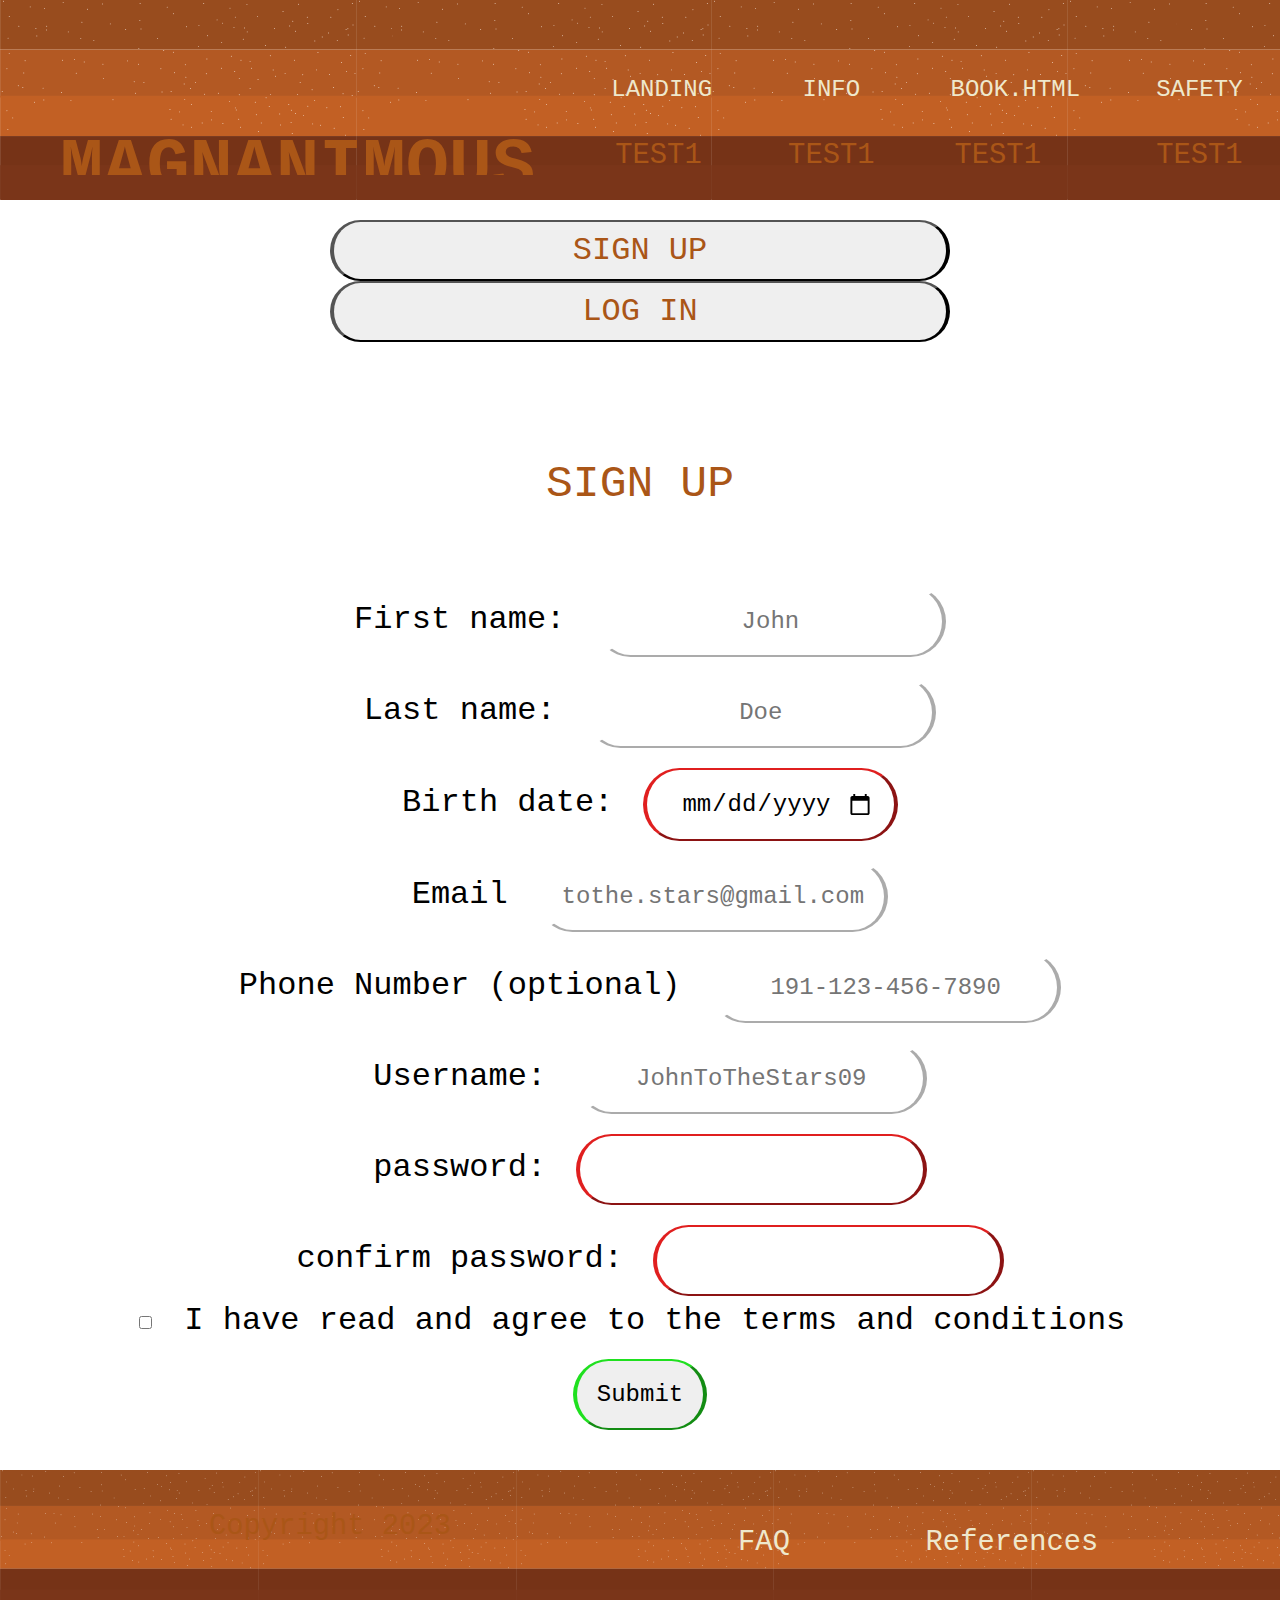
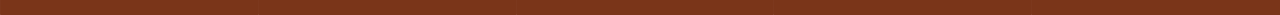
<file: signUpLogIn.html>
<!DOCTYPE html>
<html lang="en">
<head>
    <meta charset="UTF-8">
    <meta http-equiv="X-UA-Compatible" content="IE=edge">
    <meta name="viewport" content="width=device-width, initial-scale=1.0">
    <link rel="stylesheet" href="css/main.css">
    <script src="js/signUpLogin.js"></script>
    <title>login/signup</title>
</head>
<body>
    <div id="navBackground">
        
        <nav id="navBar">
            <ul>
                <li><h1>Magnanimous Enterprises</h1></li>
                <li onmouseover="showNav(1)" onmouseleave="hideNav(1)">
                    <a href="index.html">Landing</a>
                    <ul class="hiddenNav" id="hiddenNav-1">
                        <li>Test1</li>
                        <li>Test2</li>
                        <li>Test3</li>
                        <li>Test4</li>
                        <li>Test5</li>
                    </ul>
                </li>
                <li onmouseover="showNav(2)" onmouseleave="hideNav(2)">
                    <a href="info.html">Info</a>
                    <ul class="hiddenNav" id="hiddenNav-2">
                        <li>Test1</li>
                        <li>Test2</li>
                        <li>Test3</li>
                        <li>Test4</li>
                        <li>Test5</li>
                    </ul>
                </li>
                <li onmouseover="showNav(3)" onmouseleave="hideNav(3)">
                    <a href="book.html">book.html</a>
                    <ul class="hiddenNav" id="hiddenNav-3">
                        <li>Test1</li>
                        <li>Test2</li>
                        <li>Test3</li>
                        <li>Test4</li>
                        <li>Test5</li>
                    </ul>
                </li>
                <li onmouseover="showNav(4)" onmouseleave="hideNav(4)">
                    <a href="safety.html">safety</a>
                    <ul class="hiddenNav" id="hiddenNav-4">
                        <li>Test1</li>
                        <li>Test2</li>
                        <li>Test3</li>
                        <li>Test4</li>
                        <li>Test5</li>
                    </ul>
                </li>
                <li onmouseover="showNav(4)" onmouseleave="hideNav(4)">
                    <a href="planTrip.html">Plan Trip</a>
                    <ul class="hiddenNav" id="hiddenNav-4">
                        <li>Test1</li>
                        <li>Test2</li>
                        <li>Test3</li>
                        <li>Test4</li>
                        <li>Test5</li>
                    </ul>
                </li>
                <li onmouseover="showNav(4)" onmouseleave="hideNav(4)">
                    <a href="signUpLogin.html">sign up</a>
                    <ul class="hiddenNav" id="hiddenNav-4">
                        <li>Test1</li>
                        <li>Test2</li>
                        <li>Test3</li>
                        <li>Test4</li>
                        <li>Test5</li>
                    </ul>
                </li>
            </ul>
           </nav>
        </div>

        <div id="logInButtons">
            <button type="button" onclick="signUpShow()">
                Sign Up
            </button>
            <button type="button" onclick="logInShow()">
                Log In
            </button>
        </div>
        <div class="hiddenDropdown" id="signUpDiv">
            
            <form>
                <h2>Sign Up</h2>
                <label for="first_name">First name:</label>
                <input type="text" id="first_name" name="first_name" placeholder="John" required>
                <br>
                <label for="last_name">Last name:</label>
                <input type="text" id="last_name" name="last_name" placeholder="Doe" required>
                <br>
                <label for="age">Birth date:</label>
                <input type="date" id="age" name="age" required>
                <br>
                <label for="Email">Email</label>
                <input type="text" id="Email" name="Email" placeholder="tothe.stars@gmail.com" required>
                <br>
                <label for="phoneNumber">Phone Number (optional)</label>
                <input type="text" id="phoneNumber" name="phoneNumber" placeholder="191-123-456-7890">
                <br>
                <label for="username">Username:</label>
                <input type="text" id="username" name="username" placeholder="JohnToTheStars09" required>
                <br>
                <label for="password1">password:</label>
                <input type="password" id="password1" name="password1" required>
                <br>
                <label for="password2">confirm password:</label>
                <input type="password" id="password2" name="password2" required>
                <br>
                <input type="checkbox" id="termsAndConditions" name="termsAndConditions" required> 
                <label for="termsAndConditions">I have read and agree to the terms and conditions</label>
                <br>
                <input type="submit">
                
            </form>
        </div>

        <div class="hiddenDropdown" id="logInDiv" style="display: none;">
            
            <form>
                <h2>Log In</h2>
                <label for="username">Username:</label>
                <input type="text" id="username" name="username" placeholder="JohnToTheStars09" required>
                <br>
                <label for="password1">password:</label>
                <input type="password" id="password1" name="password1" required>
                <br>

                <a href="forgotPassword.html">Forgot password?</a>
                
                <input type="submit">

            </form>
        </div>


        <footer>
            <ul>
                <li>Copyright 2023</li>
                <li><a href="FAQ.html">FAQ</a></li>
                <li><a href="references.html">References</a></li>
            </ul>
        </footer>
</body>
</html>
</file>
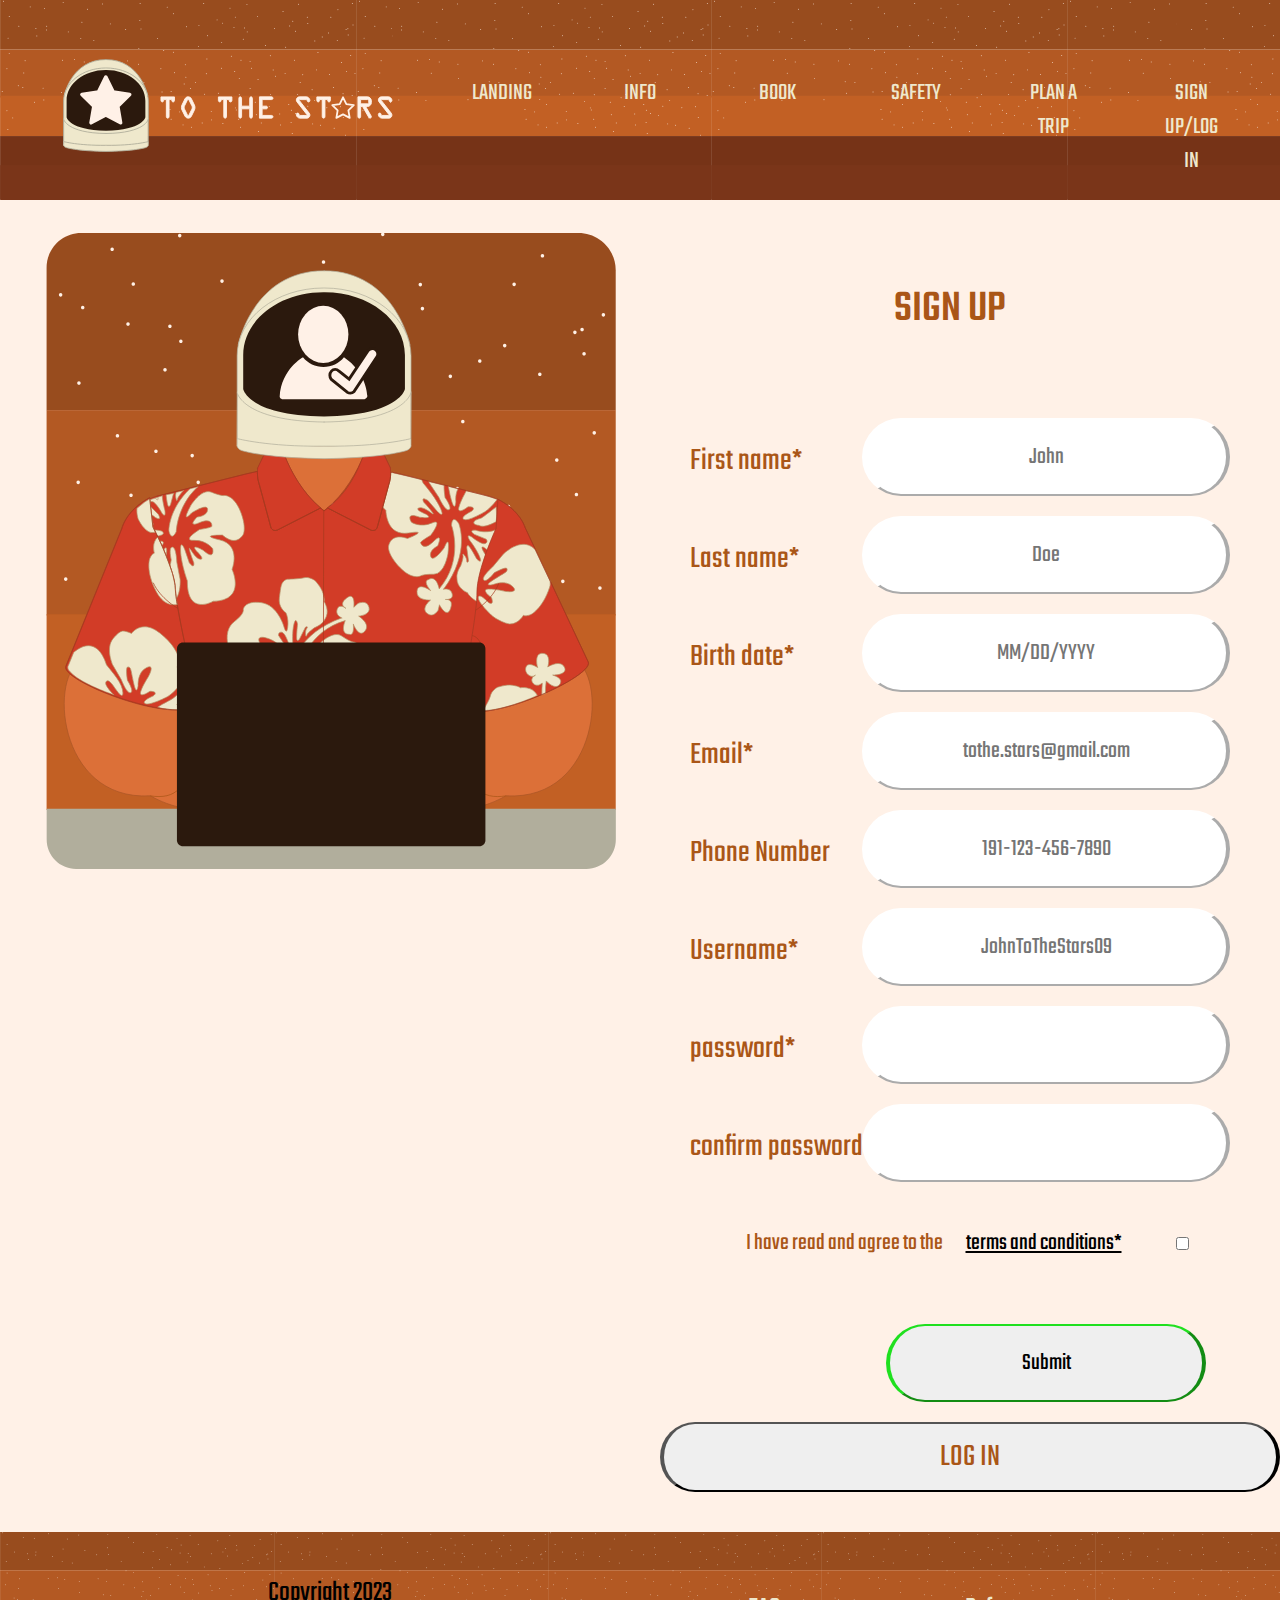
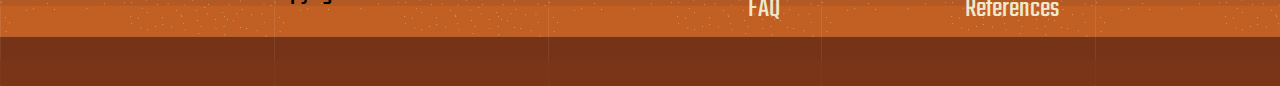
<file: signUpLogin.html>
<!DOCTYPE html>
<html lang="en">
<head>
    <meta charset="UTF-8">
    <meta http-equiv="X-UA-Compatible" content="IE=edge">
    <meta name="viewport" content="width=device-width, initial-scale=1.0">
    <link rel="stylesheet" href="css/main.css">
    <link rel="preconnect" href="https://fonts.googleapis.com">
    <link rel="preconnect" href="https://fonts.gstatic.com" crossorigin>
    <link href="https://fonts.googleapis.com/css2?family=Teko:wght@400;600&display=swap" rel="stylesheet"> 
    <script src="js/signUpLogin.js"></script>
    <title>login/signup</title>

    <style>

        * {
            font-family: 'Teko', sans-serif;
            color: black;
        }

        form {
            padding: 0;
        }

        main {
            display: grid;
            grid-template-columns: 1fr 1fr;
        }

        #logInButtons {
            position: relative;
            width: 100%;
        }

        #logInButtons > * {
            width: 100%;
        }

        #signUpDiv {
            padding: 0;
        }

        #leftTableImage {
            grid-column: 1;
        }

        #rightTable {
            grid-column: 2;
            padding: 0;
        }

        label {
            position: absolute;
        }

        input {
            position: relative;
            margin-left: 15vw;
            width: 25vw;
        }

        h2, label {
            color: rgb(170, 86, 23);
        }

        span {
            display: flex;
  justify-content: center;
  align-items: center;
  vertical-align: middle;
  word-wrap: break-word;
        }
    </style>
</head>
<body>
    <div id="navBackground">
        
        <nav id="navBar">
            <ul>
                <img src="/images/TotheStarsHomeLogo.svg" style="height: 75%; padding: 0; top: 0;">
                <li>
                    <a href="index.html">Landing</a>
                </li>
                <li>
                    <a href="info.html">Info</a>
                </li>
                <li>
                    <a href="book.html">Book</a>
                </li>
                <li>
                    <a href="safety.html">Safety</a>
                </li>
                <li>
                    <a href="planTrip.html">Plan a trip</a>
                </li>
                <li>
                    <a href="signUpLogin.html">Sign up/Log in</a>
                </li>
            </ul>
           </nav>
        </div>

<main style="background-color: #FFF1E7;">
    <img src="images/AstronautSignUpandLoginGraphic.svg" id="leftTableImage">

    <div id="rightTable">
        
        <div class="hiddenDropdown" id="signUpDiv">
            
            <form>
                <h2>Sign Up</h2>
                <label for="first_name">First name*</label>
                <input type="text" id="first_name" name="first_name" placeholder="John" required pattern="[A-Z][a-z]*">
                <br>
                <label for="last_name">Last name*</label>
                <input type="text" id="last_name" name="last_name" placeholder="Doe" required pattern="[A-Z][a-z]*">
                <br>
                <label for="age">Birth date*</label>
                <input type="text" id="age" name="age" required placeholder="MM/DD/YYYY" onfocus="(this.type='date')">
                <br>
                <label for="Email">Email*</label>
                <input type="text" id="Email" name="Email" placeholder="tothe.stars@gmail.com" required>
                <br>
                <label for="phoneNumber">Phone Number</label>
                <input type="text" id="phoneNumber" name="phoneNumber" placeholder="191-123-456-7890">
                <br>
                <label for="username">Username*</label>
                <input type="text" id="username" name="username" placeholder="JohnToTheStars09" required pattern="\S{5,}">
                <br>
                <label for="password1">password*</label>
                <input type="password" id="password1" name="password1" required pattern="\S{8,}" placeholder="">
                <br>
                <label for="password2">confirm password*</label>
                <input type="password" id="password2" name="password2" required pattern="\S{8,}" placeholder="">
                <br>
                <span>

                    <p style="color: rgb(170, 86, 23); padding: 0; width: 80%;">I have read and agree to the <a href="/pdfs/TermsandConditions.pdf">terms and conditions*</a></p>
                
                    <input type="checkbox" id="termsAndConditions" style="padding: 0; margin: 0; position: relative; vertical-align:middle; width:fit-content" name="termsAndConditions" required> 
                </span>
                <input type="submit">
                
            </form>
            
        </div>

        <div class="hiddenDropdown" id="logInDiv" style="display: none;">
            
            <form>
                <h2>Log In</h2>
                <label for="username">Username:</label>
                <input type="text" id="username" name="username" placeholder="JohnToTheStars09" required pattern="\S{5,}">
                <br>
                <label for="password1">password:</label>
                <input type="password" id="password1" name="password1" required pattern="\S{8,}" placeholder="">
                <br>

                <a href="forgotPassword.html">Forgot password?</a>
                
                <input type="submit">

            </form>
        </div>
        <div id="logInButtons">
            <button type="button" id="showSignUpButton" onclick="signUpShow()" style="display: none;">
                Sign Up
            </button>
            <button type="button" id="showLogInButton" onclick="logInShow()" style="display: block;">
                Log In
            </button>
        </div>
    </div>
</main>

        <footer>
            <ul>
                <li>Copyright 2023</li>
                <li><a href="FAQ.html">FAQ</a></li>
                <li><a href="references.html">References</a></li>
            </ul>
        </footer>
</body>
</html>
</file>
<file: css/main.css>
@import url('https://fonts.googleapis.com/css2?family=Teko&display=swap');

* {
    padding: 20px;
    font-style: normal;
    font-weight: 400;
    color: rgb(170, 86, 23);
    font-family: 'Courier New', Courier, monospace;
    text-align: center;
}

h1, h2 {
  text-transform: uppercase;
}

h1 {
  font-size: 3em;
  font-weight: 600;
}

h2 {
  font-size: 2.8em;
  font-weight: 500;
}

h3 {
  font-size: 2.6em;
  font-style: italic;
  text-transform: uppercase;
}

h4 {
  font-size: 2.4em;
  font-style: italic;
  text-transform: uppercase;
}

p, label {
  font-size: 2em;
}

li {
  font-size: 1.2em;
}

input {
  font-size: 1.5em;
}

html {
  padding: 0;
}

body {
  padding: 0;
  margin: 0;
}

img {
    width: 100%;
    padding: 0;
    margin: 0;
}

nav {
  top: 0;
  height: 15vh;
}

nav > ul {
    display: grid;
    height: 100%;
    grid-template-columns: 3fr 1fr 1fr 1fr 1fr 1fr 1fr;
}

nav > * {
  font-size: 0.75em;
  margin-right: 0 !important;
  position: relative;
  top: 20px;
  margin-top: auto;
  margin-bottom: auto;
  padding-top: 25%;
  padding-bottom: 25%;
  text-transform: uppercase;
}

footer {
  background-image: url("/images/LandingPageBackground.svg");
}

footer > ul {
  display: grid;
  grid-template-columns: 50% 20% 20% 10%;
}

footer > ul:nth-child(1) {
  grid-column: 1;
}

footer > ul:nth-child(2) {
  grid-column: 2;
}

footer > ul:nth-child(3) {
  grid-column: 3;
}

footer > * {
  font-size: x-large;
}

ul {
    list-style-type: none;
    margin: 0;
    padding: 0;
    overflow: hidden;
  }
  
  li {
    float: left;
  }
  
  li a {
    color: #EFE8CC;
    margin: 0;
    display: block;
    text-align: center;
    padding: 16px;
    text-decoration: none;
  }
  
  li a:hover {
    color: blue;
    background-color: #EFE8CC;
  }

  nav > ul > li {
    font-size: 2em !important;
  }

#navBackground {
  background-image: url("/images/LandingPageBackground.svg");
    height: 200px;
    width: 100%;
    padding: 0;
    margin: 0;
}

button {
  color: rgb(170, 86, 23);
  cursor: pointer;
  margin-left: auto;
  margin-right: auto;
  text-align: center;
  text-transform: uppercase;
  width: 50%;
  height: fit-content;
  border: 1px solid black;
  border-style: outset;
  border-width: 2px 4px;
  border-radius: 40px;
  padding-top: 10px;
  padding-bottom: 10px;
  font-size: xx-large;
  
}


form > h2 {
  text-align: center;
}

input {
  color: black;
  margin-top: 20px;
  border: 1px solid black;
  border-style: outset;
  border-width: 2px 4px;
  border-radius: 40px;
}

input[type="radio"], input[type="file"] {
  margin-left: 70px;
}

input[type="file"]::before {
  content: "\a";
  white-space: pre;
}

input[type="submit"] {
  cursor: pointer;
}

input:placeholder-shown {
  border-color: white !important;
}

input:required:invalid {
  border-color: hsl(0, 76%, 50%);;
}

input:valid {
  border-color: hsl(120, 76%, 50%);
}

label {
  color: black;
  margin-top: 20px;
}

span {
  font-size: 12px;
}

section {
  background-image: url("/images/LandingPageBackground.svg");
  min-height: 100vh; 
}

section:nth-child(odd) {
  background-color: rgb(166, 57, 28);


} 

section:nth-child(even) {
  background-color: rgb(170, 86, 23);
  
}
</file>
<file: css/model.css>
:not(:defined) > * {
    display: none;
  }

  model-viewer {
    height: 500px;
    width: 500px;
    overflow-x: hidden;
    display: flex;
    justify-content: center;
  }

  #ar-button {
    background-image: url(../../assets/ic_view_in_ar_new_googblue_48dp.png);
    background-repeat: no-repeat;
    background-size: 20px 20px;
    background-position: 12px 50%;
    background-color: #fff;
    position: absolute;
    left: 50%;
    transform: translateX(-50%);
    white-space: nowrap;
    bottom: 132px;
    padding: 0px 16px 0px 40px;
    font-family: Roboto Regular, Helvetica Neue, sans-serif;
    font-size: 14px;
    color:#4285f4;
    height: 36px;
    line-height: 36px;
    border-radius: 18px;
    border: 1px solid #DADCE0;
  }

  #ar-button:active {
    background-color: #E8EAED;
  }

  #ar-button:focus {
    outline: none;
  }

  #ar-button:focus-visible {
    outline: 1px solid #4285f4;
  }

  @keyframes circle {
    from { transform: translateX(-50%) rotate(0deg) translateX(50px) rotate(0deg); }
    to   { transform: translateX(-50%) rotate(360deg) translateX(50px) rotate(-360deg); }
  }

  @keyframes elongate {
    from { transform: translateX(100px); }
    to   { transform: translateX(-100px); }
  }

  model-viewer > #ar-prompt {
    position: absolute;
    left: 50%;
    bottom: 175px;
    animation: elongate 2s infinite ease-in-out alternate;
    display: none;
  }

  model-viewer[ar-status="session-started"] > #ar-prompt {
    display: block;
  }

  model-viewer > #ar-prompt > img {
    animation: circle 4s linear infinite;
  }

  model-viewer > #ar-failure {
    position: absolute;
    left: 50%;
    transform: translateX(-50%);
    bottom: 175px;
    display: none;
  }

  model-viewer[ar-tracking="not-tracking"] > #ar-failure {
    display: block;
  }

  .slider {
    width: 100%;
    text-align: center;
    overflow: hidden;
    position: absolute;
    bottom: 16px;
  }

  .slides {
    display: flex;
    overflow-x: auto;
    scroll-snap-type: x mandatory;
    scroll-behavior: smooth;
    -webkit-overflow-scrolling: touch;
  }

  .slide {
    scroll-snap-align: start;
    flex-shrink: 0;
    width: 100px;
    height: 100px;
    background-size: contain;
    background-repeat: no-repeat;
    background-position: center;
    background-color: #fff;
    margin-right: 10px;
    border-radius: 10px;
    border: none;
    display: flex;
  }

  .slide.selected {
    border: 2px solid #4285f4;
  }

  .slide:focus {
    outline: none;
  }

  .slide:focus-visible {
    outline: 1px solid #4285f4;
  }
</file>
